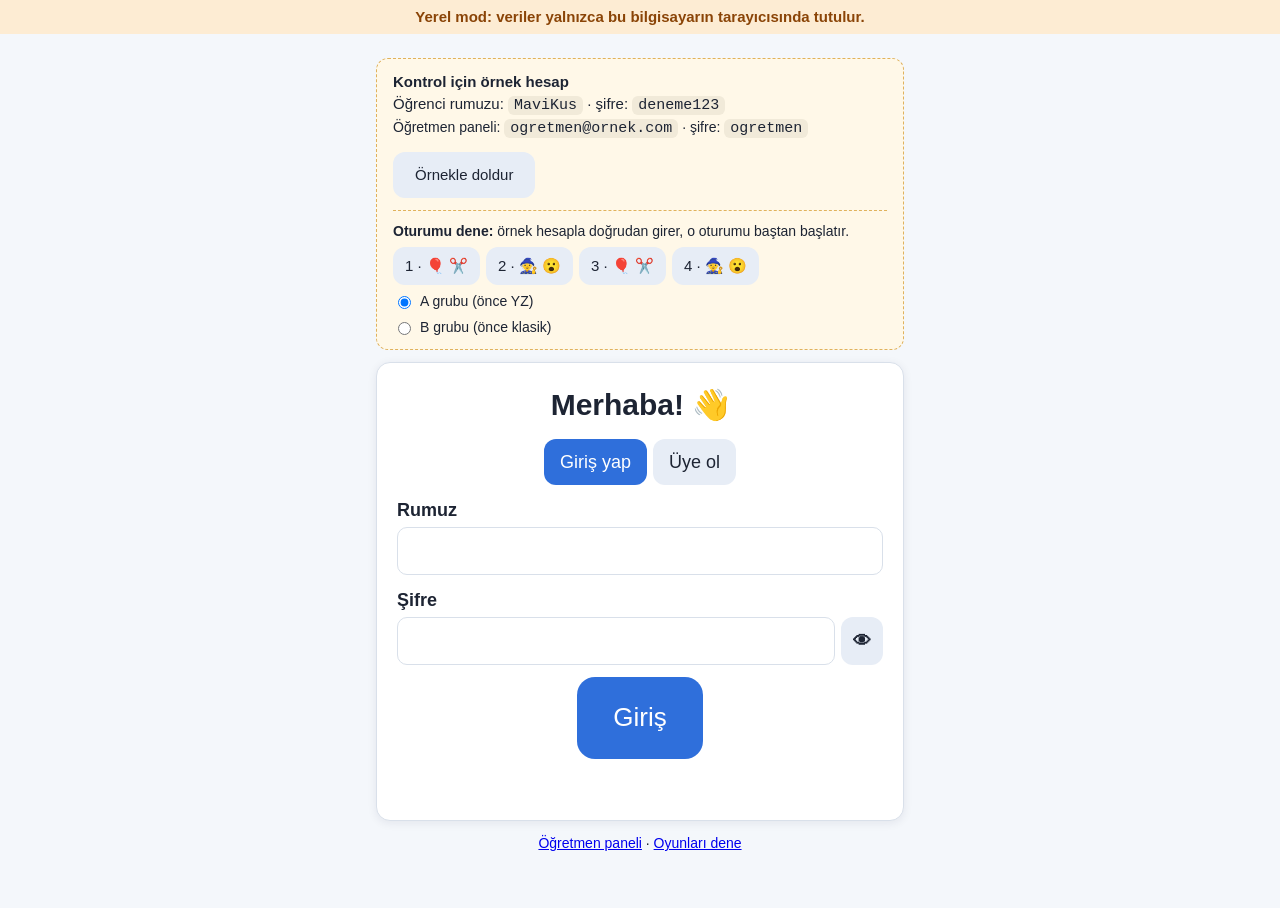
<file: index.html>
<!doctype html>
<html lang="tr">
<head>
  <meta charset="utf-8">
  <meta name="viewport" content="width=device-width, initial-scale=1">
  <title>Oyun Araştırması · Giriş</title>
  <link rel="stylesheet" href="css/stil.css">
</head>
<body>
  <div id="yerelSerit" class="deneme-seridi gizli">Yerel mod: veriler yalnızca bu bilgisayarın tarayıcısında tutulur.</div>
  <main class="sayfa dar">
    <div id="ornekKutu" class="ornek-kutu gizli">
      <div>
        <strong>Kontrol için örnek hesap</strong><br>
        Öğrenci rumuzu: <code id="ornekRumuz"></code> · şifre: <code id="ornekSifre"></code><br>
        <span class="kucuk">Öğretmen paneli: <code id="ornekEposta"></code> · şifre: <code>ogretmen</code></span>
      </div>
      <button class="ikincil" id="ornekDoldur">Örnekle doldur</button>
      <div id="oturumDene" class="oturum-dene gizli">
        <span class="kucuk"><strong>Oturumu dene:</strong> örnek hesapla doğrudan girer, o oturumu baştan başlatır.</span>
        <div class="oturum-dugmeler">
          <button class="ikincil" data-dene="1">1 · 🎈 ✂️</button>
          <button class="ikincil" data-dene="2">2 · 🧙 😮</button>
          <button class="ikincil" data-dene="3">3 · 🎈 ✂️</button>
          <button class="ikincil" data-dene="4">4 · 🧙 😮</button>
        </div>
        <label class="kucuk"><input type="radio" name="deneGrup" value="A" checked> A grubu (önce YZ)</label>
        <label class="kucuk"><input type="radio" name="deneGrup" value="B"> B grubu (önce klasik)</label>
      </div>
    </div>

    <div class="kutu">
      <h1 class="ortala">Merhaba! 👋</h1>
      <div class="sekmeler ortala-sekme" role="tablist">
        <button id="sekmeGiris" class="aktif" role="tab" aria-selected="true">Giriş yap</button>
        <button id="sekmeUye" role="tab" aria-selected="false">Üye ol</button>
      </div>

      <!-- Giriş -->
      <form id="formGiris" autocomplete="off" novalidate>
        <label class="alan">Rumuz
          <input id="gRumuz" maxlength="20" autocomplete="off" autocapitalize="off" spellcheck="false">
        </label>
        <label class="alan">Şifre
          <span class="sifre-kap">
            <input id="gSifre" type="password" maxlength="30" autocomplete="off">
            <button type="button" class="ikincil goster" data-goster="gSifre" aria-label="Şifreyi göster">👁</button>
          </span>
        </label>
        <p class="ortala"><button id="girisDugme" class="buyuk" type="submit">Giriş</button></p>
      </form>

      <!-- Üyelik -->
      <form id="formUye" class="gizli" autocomplete="off" novalidate>
        <div id="uyeKapali" class="uyari-kutu gizli">Üyelik şu an kapalı. Öğretmenine sor.</div>
        <div id="uyeAlanlari">
          <p class="bilgi-kutu">🔒 <strong>Gerçek adını, soyadını ya da okul numaranı yazma.</strong>
            Kendine bir rumuz (takma ad) uydur, örneğin <em>MaviKus</em> ya da <em>Roket7</em>. Rumuzunu ve şifreni unutmamak için bir kağıda yazıp sakla; dört oturumda da aynı rumuzla gireceksin.</p>
          <label class="alan">Rumuz
            <input id="uRumuz" maxlength="20" autocomplete="off" autocapitalize="off" spellcheck="false" aria-describedby="rumuzIpucu">
            <span class="kucuk soluk" id="rumuzIpucu">3-12 karakter, harf ve rakam. Girişte büyük-küçük harf fark etmez.</span>
          </label>
          <label class="alan">Okul düzeyin
            <select id="uSinif">
              <option value="">Seç…</option>
              <option>İlkokul</option>
              <option>Ortaokul</option>
              <option>Lise</option>
            </select>
          </label>
          <label class="alan">Şifre
            <span class="sifre-kap">
              <input id="uSifre" type="password" maxlength="30" autocomplete="new-password">
              <button type="button" class="ikincil goster" data-goster="uSifre" aria-label="Şifreyi göster">👁</button>
            </span>
            <span class="kucuk soluk">En az 6 karakter.</span>
          </label>
          <label class="alan">Şifre (tekrar)
            <input id="uSifre2" type="password" maxlength="30" autocomplete="new-password">
          </label>
          <label class="onay"><input type="checkbox" id="uOnay"> Rumuzum gerçek adımı ya da soyadımı içermiyor.</label>
          <p class="ortala"><button id="uyeDugme" class="buyuk" type="submit">Üye ol</button></p>
        </div>
      </form>

      <p class="hata ortala" id="hata" role="alert"></p>
    </div>
    <p class="ortala kucuk"><a href="panel.html">Öğretmen paneli</a> · <a href="oyunlar/dene.html">Oyunları dene</a></p>
  </main>

  <script type="module">
    import { AYARLAR } from "./js/ayarlar.js";
    import { Veri, rumuzKodu, rumuzHatasi, sifreHatasi, ORNEK_OGRENCI } from "./js/veri.js";

    const $ = (id) => document.getElementById(id);
    if (AYARLAR.mod === "yerel") $("yerelSerit").classList.remove("gizli");
    if (AYARLAR.ornekGirisGoster) {
      $("ornekRumuz").textContent = ORNEK_OGRENCI.rumuz;
      $("ornekSifre").textContent = ORNEK_OGRENCI.sifre;
      $("ornekEposta").textContent = AYARLAR.ogretmenEposta;
      $("ornekKutu").classList.remove("gizli");
    }

    await Veri.baslat();
    const k = await Veri.aktifKullanici();
    if (k && k.rol === "ogrenci") location.href = "ogrenci.html";

    function hata(m) { $("hata").textContent = m || ""; }

    function sekme(ad) {
      const giris = ad === "giris";
      $("sekmeGiris").classList.toggle("aktif", giris);
      $("sekmeUye").classList.toggle("aktif", !giris);
      $("sekmeGiris").setAttribute("aria-selected", giris);
      $("sekmeUye").setAttribute("aria-selected", !giris);
      $("formGiris").classList.toggle("gizli", !giris);
      $("formUye").classList.toggle("gizli", giris);
      hata("");
      if (!giris) uyelikKontrol();
      (giris ? $("gRumuz") : $("uRumuz")).focus();
    }
    $("sekmeGiris").onclick = () => sekme("giris");
    $("sekmeUye").onclick = () => sekme("uye");

    async function uyelikKontrol() {
      const u = await Veri.uyelikDurumu();
      $("uyeKapali").classList.toggle("gizli", !!u.acik);
      $("uyeAlanlari").classList.toggle("gizli", !u.acik);
    }

    document.querySelectorAll("[data-goster]").forEach((b) => {
      b.onclick = () => {
        const i = $(b.dataset.goster);
        i.type = i.type === "password" ? "text" : "password";
      };
    });

    // Yalnızca yerel modda ve örnek hesap gösterilirken: istenen oturumu deneme olarak açar,
    // örnek öğrencinin eski deneme kayıtlarını siler ve örnek hesapla giriş yapar.
    if (AYARLAR.mod === "yerel" && AYARLAR.ornekGirisGoster) {
      $("oturumDene").classList.remove("gizli");
      document.querySelectorAll("[data-dene]").forEach((b) => {
        b.onclick = async () => {
          const kod = rumuzKodu(ORNEK_OGRENCI.rumuz);
          const grup = document.querySelector('input[name="deneGrup"]:checked').value;
          await Veri.oturumAyarla({ no: Number(b.dataset.dene), acik: true, deneme: true });
          await Veri.kodunVerisiniSil(kod);
          await Veri.katilimciGuncelle(kod, { grup, durum: "aktif" });
          await Veri.ogrenciGiris(ORNEK_OGRENCI.rumuz, ORNEK_OGRENCI.sifre);
          location.href = "ogrenci.html";
        };
      });
    }

    $("ornekDoldur").onclick = () => {
      sekme("giris");
      $("gRumuz").value = ORNEK_OGRENCI.rumuz;
      $("gSifre").value = ORNEK_OGRENCI.sifre;
    };

    $("formGiris").onsubmit = async (e) => {
      e.preventDefault();
      hata("");
      const rumuz = $("gRumuz").value.trim();
      if (!rumuz || !$("gSifre").value) { hata("Rumuzunu ve şifreni yaz."); return; }
      $("girisDugme").disabled = true;
      try {
        await Veri.ogrenciGiris(rumuz, $("gSifre").value);
        location.href = "ogrenci.html";
      } catch (err) {
        hata(err.message);
        $("gSifre").value = "";
        $("girisDugme").disabled = false;
      }
    };

    $("formUye").onsubmit = async (e) => {
      e.preventDefault();
      hata("");
      const rumuz = $("uRumuz").value.trim();
      const sifre = $("uSifre").value;
      const sinif = $("uSinif").value;
      const h = rumuzHatasi(rumuz) || (!sinif && "Okul düzeyini seç.") || sifreHatasi(sifre)
        || (sifre !== $("uSifre2").value && "İki şifre aynı değil.")
        || (!$("uOnay").checked && "Rumuzunun gerçek adını içermediğini onayla.");
      if (h) { hata(h); return; }
      if (rumuzKodu(rumuz) === rumuzKodu(ORNEK_OGRENCI.rumuz)) { hata("Bu rumuz örnek hesaba ait. Başka bir rumuz seç."); return; }
      $("uyeDugme").disabled = true;
      try {
        await Veri.ogrenciUyeOl(rumuz, sifre, sinif);
        location.href = "ogrenci.html?yeni=1";
      } catch (err) {
        hata(err.message);
        $("uyeDugme").disabled = false;
      }
    };
  </script>
</body>
</html>
</file>
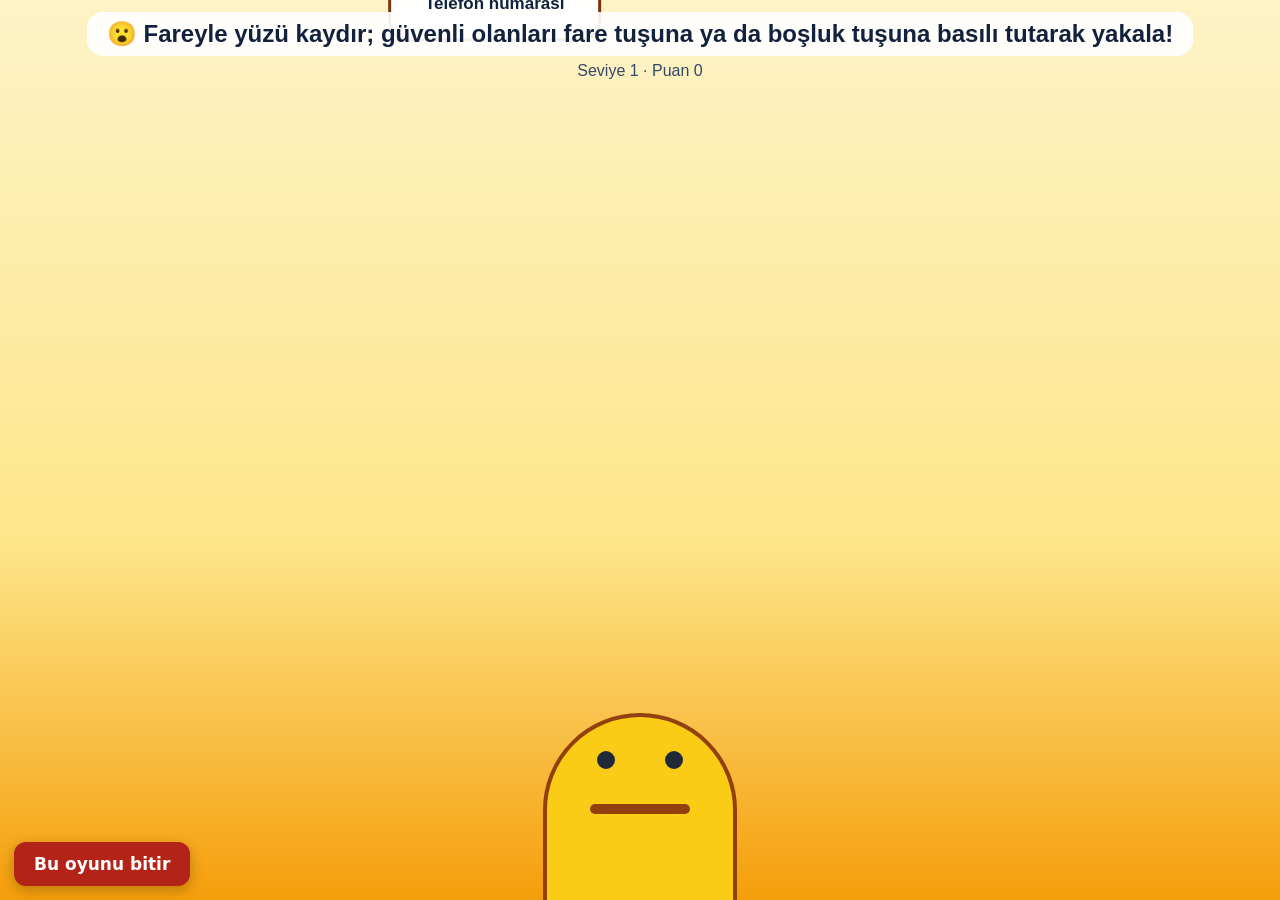
<file: oyunlar/agiz/index.html>
<!doctype html>
<html lang="tr">
<head>
  <meta charset="utf-8">
  <meta name="viewport" content="width=device-width, initial-scale=1">
  <title>Ağzınla Yakala</title>
  <style>
    * { box-sizing: border-box; }
    html, body { margin: 0; height: 100%; overflow: hidden; font-family: "Segoe UI", Arial, sans-serif; }
    body { background: linear-gradient(#fef3c7, #fde68a 60%, #f59e0b); user-select: none; }
    #sahne { position: absolute; inset: 0; width: 100%; height: 100%; z-index: 1; touch-action: none; }
    #ust { position: absolute; top: 0; left: 0; right: 0; padding: 12px 18px; text-align: center; z-index: 2; pointer-events: none; }
    #gorev { font-size: 24px; font-weight: 700; color: #12223d; background: rgba(255,255,255,.92); display: inline-block; padding: 8px 20px; border-radius: 16px; max-width: 92%; }
    #durum { font-size: 16px; color: #33476b; margin-top: 6px; }
  </style>
</head>
<body>
  <canvas id="sahne"></canvas>
  <div id="ust"><div id="gorev">😮 Güvenli olanları ağzınla yakala, zararlılarda ağzını kapalı tut!</div><div id="durum">Hazırlanıyor…</div></div>

  <script type="module">
    import { kayitHazirla, hareketsizlikIzleyici } from "../../js/kayit-istemci.js";
    import { havuz, seviyeYoneticisi, geriBildirim, kameraHazirla, satirlaraBol } from "../ortak/oyun-ortak.js";

    const Kayit = await kayitHazirla("agiz");
    const ayar = Kayit.ayar();
    const yz = ayar.versiyon === "yz";
    const hareket = hareketsizlikIzleyici(Kayit);
    const sv = seviyeYoneticisi(Kayit, ayar.baslangicSeviyesi);
    const sec = havuz(ayar.sorular);
    const YAKALA = { ad: "y", f: (s) => s.yakala };
    const KACIN = { ad: "k", f: (s) => !s.yakala };

    // Seviye: düşme süresi (sn) ve iki öğe arasındaki süre (sn).
    const SEVIYELER = { 1: { sure: 6.5, aralik: 3.4 }, 2: { sure: 5.4, aralik: 2.8 }, 3: { sure: 4.4, aralik: 2.3 } };
    const AGIZ_GENISLIK = 190;

    const tuval = document.getElementById("sahne");
    const ctx = tuval.getContext("2d");
    let G = 0; let Y = 0;
    function boyutla() {
      const o = window.devicePixelRatio || 1;
      G = window.innerWidth; Y = window.innerHeight;
      tuval.width = G * o; tuval.height = Y * o;
      ctx.setTransform(o, 0, 0, o, 0, 0);
    }
    boyutla();
    window.addEventListener("resize", boyutla);

    let durdu = false;
    let takip = null;
    let kameraIle = false;
    let oyuncuX = 0.5; // 0-1
    let agizAcik = false;
    const ogeler = [];
    const yazilar = [];
    let sonUretim = 0;
    let sira = 0;

    function durumYaz() { document.getElementById("durum").textContent = `Seviye ${sv.seviye} · Puan ${sv.puan}`; }
    function agizY() { return Y - 120; }

    function uret(t) {
      // Güvenli ve zararlı öğeler yaklaşık eşit sayıda gelir; aynı türden en fazla iki öğe art arda gelir.
      sira++;
      const s = sec(sv.seviye, Math.random() < 0.5 ? YAKALA : KACIN);
      const o = { s, x: G * (0.15 + Math.random() * 0.7), y: -60, dogum: t, sure: SEVIYELER[sv.seviye].sure * 1000, seviye: sv.seviye, bitti: false, en: 210, boy: 92 };
      ogeler.push(o);
      Kayit.olay("soru_geldi", { soruId: s.id, seviye: o.seviye });
    }

    function yaziEkle(x, y, metin, renk) { yazilar.push({ x, y, metin, renk, omur: 0 }); }

    function karar(o, secilen, t) {
      o.bitti = true;
      const sureMs = Math.round(t - o.dogum);
      const dogru = secilen === "yakala" ? !!o.s.yakala : !o.s.yakala;
      const eskiSeviye = sv.seviye;
      Kayit.olay("cevap", { soruId: o.s.id, secilen, dogru, sureMs, seviye: o.seviye });
      sv.sonuc(dogru);
      if (secilen === "yakala") {
        o.yutuldu = t;
        if (dogru) yaziEkle(o.x, agizY() - 60, `+${10 * eskiSeviye} 😋`, "#15803d");
        else geriBildirim(false, "Bunu yutmamalıydın! 🤢", o.s.bilgi, 2300);
      } else {
        o.sekti = t; o.vx = (o.x < oyuncuX * G ? -1 : 1) * 420; o.vy = -380;
        if (dogru) yaziEkle(o.x, agizY() - 60, `+${10 * eskiSeviye} Uzak durdun 👍`, "#15803d");
        else geriBildirim(false, "Bunu yakalamalıydın 🙁", o.s.bilgi, 2300);
      }
      durumYaz();
    }

    function ogeCiz(o, olcek = 1) {
      ctx.save();
      ctx.translate(o.x, o.y);
      ctx.scale(olcek, olcek);
      ctx.fillStyle = "rgba(255,255,255,.97)"; ctx.strokeStyle = "#78350f"; ctx.lineWidth = 3;
      ctx.beginPath(); ctx.roundRect(-o.en / 2, -o.boy / 2, o.en, o.boy, 20); ctx.fill(); ctx.stroke();
      ctx.textAlign = "center"; ctx.textBaseline = "middle";
      ctx.font = "32px 'Segoe UI Emoji', 'Noto Color Emoji', sans-serif";
      ctx.fillText(o.s.emoji || "", 0, -o.boy / 2 + 24);
      ctx.fillStyle = "#12223d"; ctx.font = "600 17px 'Segoe UI', Arial, sans-serif";
      const satirlar = satirlaraBol(ctx, o.s.metin, o.en - 20).slice(0, 2);
      satirlar.forEach((s, i) => ctx.fillText(s, 0, -o.boy / 2 + 56 + i * 20 - (satirlar.length - 1) * 4));
      ctx.restore();
    }

    function yuzCiz() {
      const x = oyuncuX * G; const y = agizY();
      ctx.save();
      ctx.fillStyle = "#facc15"; ctx.strokeStyle = "#92400e"; ctx.lineWidth = 4;
      ctx.beginPath(); ctx.arc(x, y + 30, 95, Math.PI, 0); ctx.lineTo(x + 95, y + 130); ctx.lineTo(x - 95, y + 130); ctx.closePath(); ctx.fill(); ctx.stroke();
      ctx.fillStyle = "#1f2937";
      ctx.beginPath(); ctx.arc(x - 34, y - 20, 9, 0, Math.PI * 2); ctx.arc(x + 34, y - 20, 9, 0, Math.PI * 2); ctx.fill();
      ctx.fillStyle = agizAcik ? "#7f1d1d" : "#92400e";
      ctx.beginPath();
      if (agizAcik) ctx.ellipse(x, y + 28, AGIZ_GENISLIK / 2 - 30, 36, 0, 0, Math.PI * 2);
      else ctx.roundRect(x - 50, y + 24, 100, 10, 5);
      ctx.fill();
      ctx.restore();
    }

    let onceki = 0;
    function kare(t) {
      if (durdu) return;
      const dt = Math.min(0.05, (t - (onceki || t)) / 1000);
      onceki = t;
      ctx.clearRect(0, 0, G, Y);
      const { aralik } = SEVIYELER[sv.seviye];
      if (t - sonUretim > aralik * 1000) { sonUretim = t; uret(t); }
      const ay = agizY();
      for (let i = ogeler.length - 1; i >= 0; i--) {
        const o = ogeler[i];
        if (o.yutuldu) {
          const g = (t - o.yutuldu) / 300;
          if (g >= 1) { ogeler.splice(i, 1); continue; }
          o.x += (oyuncuX * G - o.x) * 0.3; o.y += (ay + 28 - o.y) * 0.3;
          ogeCiz(o, 1 - g);
          continue;
        }
        if (o.sekti) {
          o.vy += 1400 * dt; o.x += o.vx * dt; o.y += o.vy * dt;
          if (o.y > Y + 100 || o.x < -200 || o.x > G + 200) { ogeler.splice(i, 1); continue; }
          ctx.globalAlpha = 0.7; ogeCiz(o); ctx.globalAlpha = 1;
          continue;
        }
        o.y = -60 + ((t - o.dogum) / o.sure) * (ay + 60);
        // Ağız hizasına gelince karar: ağız açıksa yakalanır, kapalıysa geri seker.
        if (!o.bitti && o.y + o.boy / 2 >= ay && Math.abs(o.x - oyuncuX * G) < AGIZ_GENISLIK / 2 + o.en / 4) {
          karar(o, agizAcik ? "yakala" : "kapat", t);
          if (o.sekti || o.yutuldu) { ogeCiz(o); continue; }
        }
        if (o.y - o.boy / 2 > Y) {
          ogeler.splice(i, 1);
          const sureMs = Math.round(t - o.dogum);
          if (o.s.yakala) {
            Kayit.olay("kacirildi", { soruId: o.s.id, seviye: o.seviye, sureMs });
            sv.sonuc(false);
            geriBildirim(false, "Güvenli olanı kaçırdın! 💨", `${o.s.metin}: ${o.s.bilgi}`, 2200);
          } else {
            Kayit.olay("gecti", { soruId: o.s.id, seviye: o.seviye, dogru: true });
          }
          durumYaz();
          continue;
        }
        ogeCiz(o);
      }
      yuzCiz();
      for (let i = yazilar.length - 1; i >= 0; i--) {
        const y = yazilar[i];
        y.omur += dt;
        if (y.omur > 1) { yazilar.splice(i, 1); continue; }
        ctx.globalAlpha = 1 - y.omur;
        ctx.fillStyle = y.renk; ctx.font = "800 28px 'Segoe UI', Arial, sans-serif"; ctx.textAlign = "center";
        ctx.fillText(y.metin, y.x, y.y - y.omur * 50);
        ctx.globalAlpha = 1;
      }
      requestAnimationFrame(kare);
    }

    // ------------------------------------------------------------ kontrol

    if (yz) {
      const { yuzTakibiBaslat } = await import("../ortak/yuz-takibi.js");
      takip = await kameraHazirla({
        Kayit,
        baslat: yuzTakibiBaslat,
        varMi: (d) => d.yuzVar,
        konum: (d) => ({ x: d.x, y: 0.75, kapali: d.agizAcik }),
        ilkMesaj: "🙂 Yüzünü kameraya göster.",
        yokMesaj: "🙂 Yüzünü kameraya göster",
        ipucu: "Başını sağa sola çevirerek yüzü hareket ettirirsin, ağzını açınca yakalarsın. Yüz tanıma yapılmaz; yalnızca ağzın açık mı diye bakılır.",
        adimlar: [
          { mesaj: "Yüzünü kameraya göster 🙂", tamam: (d) => d.yuzVar },
          { mesaj: "Şimdi ağzını kocaman aç 😮", tamam: (d) => d.agizAcik },
          { mesaj: "Şimdi ağzını kapat 😐", tamam: (d) => !d.agizAcik },
        ],
        hareketVar: () => hareket.hareketVar(),
      });
      if (takip) {
        kameraIle = true;
        takip.dinle((d) => {
          if (durdu || !d.yuzVar) return;
          oyuncuX = d.x;
          agizAcik = d.agizAcik;
        });
        document.getElementById("gorev").textContent = "😮 Başınla yüzü kaydır, güvenli olanları ağzını açarak yakala!";
      }
    }
    if (!kameraIle) {
      // Klasik sürüm: fareyle sağa sola, fare tuşu ya da boşluk tuşu basılıyken ağız açık.
      tuval.addEventListener("pointermove", (e) => { hareket.hareketVar(); oyuncuX = Math.min(1, Math.max(0, e.clientX / G)); });
      tuval.addEventListener("pointerdown", () => { agizAcik = true; hareket.hareketVar(); });
      window.addEventListener("pointerup", () => { agizAcik = false; });
      window.addEventListener("keydown", (e) => {
        if (e.code === "Space") { e.preventDefault(); agizAcik = true; hareket.hareketVar(); }
        if (e.code === "ArrowLeft") { oyuncuX = Math.max(0, oyuncuX - 0.04); hareket.hareketVar(); }
        if (e.code === "ArrowRight") { oyuncuX = Math.min(1, oyuncuX + 0.04); hareket.hareketVar(); }
      });
      window.addEventListener("keyup", (e) => { if (e.code === "Space") agizAcik = false; });
      document.getElementById("gorev").textContent = "😮 Fareyle yüzü kaydır; güvenli olanları fare tuşuna ya da boşluk tuşuna basılı tutarak yakala!";
    }

    window.oyunDurdur = () => {
      durdu = true;
      hareket.bitir();
      if (takip) takip.durdur();
      Kayit.bitir({ neden: "site_durdurdu", puan: sv.puan, sonSeviye: sv.seviye });
    };

    durumYaz();
    Kayit.olay("kalibrasyon_bitti", {});
    requestAnimationFrame((t) => { sonUretim = t - SEVIYELER[sv.seviye].aralik * 1000 + 600; kare(t); });
  </script>
</body>
</html>
</file>
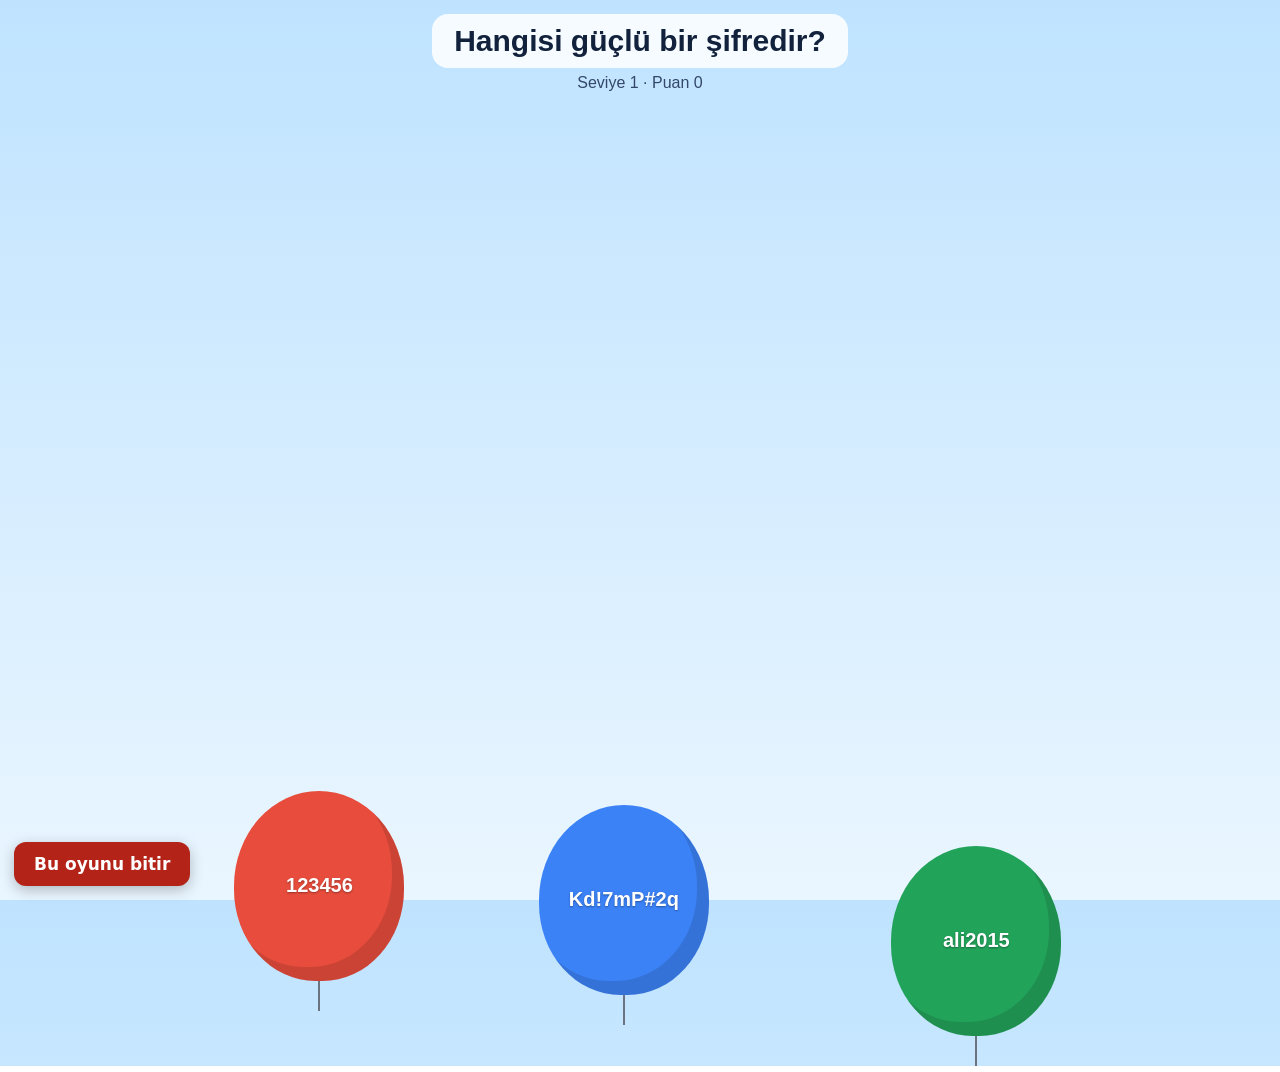
<file: oyunlar/balon/index.html>
<!doctype html>
<html lang="tr">
<head>
  <meta charset="utf-8">
  <meta name="viewport" content="width=device-width, initial-scale=1">
  <title>Balon oyunu</title>
  <style>
    * { box-sizing: border-box; }
    html, body { margin: 0; height: 100%; overflow: hidden; font-family: "Segoe UI", Arial, sans-serif; }
    body { background: linear-gradient(#bfe3ff, #eaf6ff); user-select: none; }
    #ust { position: absolute; top: 0; left: 0; right: 0; padding: 14px 18px; text-align: center; z-index: 2; }
    #soru { font-size: 30px; font-weight: 700; color: #12223d; background: rgba(255,255,255,.85); display: inline-block; padding: 10px 22px; border-radius: 16px; }
    #durum { font-size: 16px; color: #33476b; margin-top: 6px; }
    .balon { position: absolute; width: 170px; height: 210px; cursor: pointer; transform: translateX(-50%); }
    .balon .govde { width: 170px; height: 190px; border-radius: 50% 50% 48% 48%; display: flex; align-items: center; justify-content: center;
      text-align: center; padding: 18px; font-size: 20px; font-weight: 600; color: #fff; text-shadow: 0 1px 2px rgba(0,0,0,.35); box-shadow: inset -12px -14px 0 rgba(0,0,0,.12); }
    .balon .ip { width: 2px; height: 30px; background: #6b7280; margin: 0 auto; }
    .balon.patladi { pointer-events: none; animation: patla .25s forwards; }
    @keyframes patla { to { transform: translateX(-50%) scale(1.5); opacity: 0; } }
    #geri { position: absolute; left: 50%; top: 45%; transform: translate(-50%, -50%); font-size: 26px; font-weight: 700; padding: 18px 28px;
      border-radius: 18px; background: #fff; box-shadow: 0 4px 18px rgba(0,0,0,.15); max-width: 80%; text-align: center; z-index: 3; }
    #geri.dogru { color: #1f8a4c; } #geri.yanlis { color: #b42318; }
    #geri small { display: block; font-size: 18px; font-weight: 400; color: #334; margin-top: 8px; }
    #kalibrasyon { position: absolute; inset: 0; background: rgba(15,23,42,.85); color: #fff; display: flex; flex-direction: column;
      align-items: center; justify-content: center; z-index: 5; font-size: 22px; text-align: center; padding: 20px; }
    #kalibrasyon button { font-size: 22px; padding: 14px 28px; border: 0; border-radius: 14px; background: #2f6fdb; color: #fff; cursor: pointer; margin-top: 16px; }
    #kamera { position: absolute; inset: 0; width: 100%; height: 100%; object-fit: cover; opacity: .22; z-index: 0; pointer-events: none; }
    #imlec { position: absolute; width: 46px; height: 46px; margin: -23px 0 0 -23px; border-radius: 50%; border: 5px solid #f59e0b;
      background: rgba(255,255,255,.35); z-index: 4; pointer-events: none; transition: transform .08s; }
    #imlec.kapali { background: #f59e0b; transform: scale(.7); }
    #elYok { position: absolute; left: 50%; bottom: 40px; transform: translateX(-50%); background: #fff; color: #b42318; font-weight: 700;
      padding: 10px 18px; border-radius: 14px; z-index: 4; font-size: 20px; }
    #kalVideo { width: 420px; max-width: 80vw; border-radius: 16px; background: #000; margin: 10px 0; }
    #kalDurum { font-size: 26px; font-weight: 700; min-height: 1.4em; }
    .kucuk { font-size: 15px; opacity: .8; }
    body.ayna #kamera, body.ayna #kalVideo { transform: scaleX(-1); }
    #yonCevir { position: absolute; right: 12px; bottom: 12px; z-index: 6; font-size: 16px; padding: 8px 14px; border: 0; border-radius: 12px;
      background: rgba(255,255,255,.9); color: #1e293b; cursor: pointer; box-shadow: 0 2px 8px rgba(0,0,0,.2); }
    #kalibrasyon #yonCevirKal { background: #475569; font-size: 18px; padding: 10px 20px; }
    .gizli { display: none !important; }
  </style>
</head>
<body>
  <video id="kamera" class="gizli" muted playsinline></video>
  <div id="imlec" class="gizli"></div>
  <button id="yonCevir" class="gizli" title="İmleç elinin ters yönüne gidiyorsa bas">↔ Yönü çevir</button>
  <div id="elYok" class="gizli">✋ Elini kameraya göster</div>
  <div id="ust"><div id="soru">Hazırlanıyor…</div><div id="durum"></div></div>
  <div id="alan"></div>
  <div id="geri" class="gizli"></div>
  <div id="kalibrasyon" class="gizli">
    <p id="kalBaslik">📷 Kamera açılıyor… Tarayıcı izin isterse "İzin ver"e bas.</p>
    <video id="kalVideo" muted playsinline></video>
    <p id="kalDurum"></p>
    <p class="kucuk">Elini sağa götürdüğünde turuncu daire de sağa gitmeli. Ters gidiyorsa alttaki düğmeye bas.</p>
    <button id="yonCevirKal" class="gizli">↔ Sağ-sol ters, düzelt</button>
    <p class="kucuk">Görüntün kaydedilmez ve hiçbir yere gönderilmez.</p>
    <button id="kalibrasyonTamam" class="gizli">Fareyle devam et</button>
  </div>

  <script type="module">
    import { kayitHazirla, hareketsizlikIzleyici } from "../../js/kayit-istemci.js";

    const Kayit = await kayitHazirla("balon");
    const ayar = Kayit.ayar();
    const $ = (id) => document.getElementById(id);
    // Hareketsizlik: klasik sürümde fare hareketi, YZ sürümünde el konumunun değişmesi sayılır.
    const hareket = hareketsizlikIzleyici(Kayit);
    const yz = ayar.versiyon === "yz";
    let elIle = false; // kamera açıldıysa true; açılamazsa YZ sürümü fareye düşer ve bu kaydedilir
    let el = null;

    // Seviye ayarları: kaç saniyede yukarı çıkar, en fazla kaç balon.
    const SEVIYELER = { 1: { sure: 9 }, 2: { sure: 7 }, 3: { sure: 6 } };
    const RENKLER = ["#e74c3c", "#3b82f6", "#22a35a", "#f59e0b"];
    let seviye = Math.min(3, Math.max(1, ayar.baslangicSeviyesi || 1));
    let puan = 0;
    let artArdaDogru = 0;
    let artArdaYanlis = 0;
    let durdu = false;
    let animasyon = null;
    const havuzlar = {};

    function karistir(a) {
      a = a.slice();
      for (let i = a.length - 1; i > 0; i--) { const j = Math.floor(Math.random() * (i + 1)); [a[i], a[j]] = [a[j], a[i]]; }
      return a;
    }

    // Aynı soru, o seviyedeki bütün sorular sorulmadan tekrar gelmez.
    function soruSec() {
      if (!havuzlar[seviye] || !havuzlar[seviye].length) {
        let l = ayar.sorular.filter((s) => s.seviye === seviye);
        if (!l.length) l = ayar.sorular;
        havuzlar[seviye] = karistir(l);
      }
      return havuzlar[seviye].pop();
    }

    function durumYaz() {
      $("durum").textContent = `Seviye ${seviye} · Puan ${puan}`;
    }

    function seviyeDegistir(yeni) {
      if (yeni === seviye || yeni < 1 || yeni > 3) return;
      Kayit.olay("seviye_degisti", { eskiSeviye: seviye, yeniSeviye: yeni });
      seviye = yeni;
      artArdaDogru = 0;
      artArdaYanlis = 0;
    }

    function geriBildirim(dogru, metin, bilgi) {
      const g = $("geri");
      g.className = dogru ? "dogru" : "yanlis";
      g.innerHTML = `${metin}${bilgi ? `<small>${bilgi}</small>` : ""}`;
      return new Promise((r) => setTimeout(() => { g.className = "gizli"; r(); }, 1800));
    }

    async function tur() {
      if (durdu) return;
      durumYaz();
      const s = soruSec();
      $("soru").textContent = s.soru;
      const secenekler = karistir(Object.entries(s.secenekler));
      const sure = SEVIYELER[seviye].sure * 1000;
      const alan = $("alan");
      alan.innerHTML = "";
      const genislik = window.innerWidth;
      const yukseklik = window.innerHeight;
      const baslama = performance.now();
      Kayit.olay("soru_geldi", { soruId: s.id, seviye });

      const balonlar = secenekler.map(([harf, metin], i) => {
        const b = document.createElement("div");
        b.className = "balon";
        b.innerHTML = `<div class="govde" style="background:${RENKLER[i % 4]}">${metin}</div><div class="ip"></div>`;
        b.style.left = `${((i + 1) / (secenekler.length + 1)) * 100}%`;
        b.dataset.harf = harf;
        b.gecikme = Math.random() * 600;
        alan.appendChild(b);
        return b;
      });

      const sonuc = await new Promise((coz) => {
        balonlar.forEach((b) => {
          // YZ sürümünde balonlar yalnızca elle patlar; karşılaştırmanın adil olması için fare tıklaması sayılmaz.
          b.onclick = () => { if (!elIle) coz({ harf: b.dataset.harf, balon: b }); };
          b.elIlePatlat = () => coz({ harf: b.dataset.harf, balon: b });
        });
        function ciz(t) {
          if (durdu) { coz(null); return; }
          let gorunen = 0;
          for (const b of balonlar) {
            const ilerleme = Math.max(0, (t - baslama - b.gecikme) / sure);
            const y = yukseklik + 20 - ilerleme * (yukseklik + 260);
            b.style.top = `${y}px`;
            b.style.marginLeft = `${Math.sin((t + b.gecikme * 7) / 700) * 18}px`;
            if (y > -230) gorunen++;
          }
          if (!gorunen) { coz({ harf: null }); return; }
          animasyon = requestAnimationFrame(ciz);
        }
        animasyon = requestAnimationFrame(ciz);
      });
      cancelAnimationFrame(animasyon);
      if (!sonuc || durdu) return;

      const sureMs = Math.round(performance.now() - baslama);
      if (sonuc.harf === null) {
        Kayit.olay("kacirildi", { soruId: s.id, seviye, sureMs });
        artArdaYanlis++; artArdaDogru = 0;
        await geriBildirim(false, "Balonlar kaçtı! ⏫", `Doğru cevap: ${s.dogru.map((d) => s.secenekler[d]).join(", ")}`);
      } else {
        sonuc.balon.classList.add("patladi");
        const dogru = s.dogru.includes(sonuc.harf);
        Kayit.olay("cevap", { soruId: s.id, secilen: sonuc.harf, dogru, sureMs, seviye });
        if (dogru) { puan += 10 * seviye; artArdaDogru++; artArdaYanlis = 0; }
        else { artArdaYanlis++; artArdaDogru = 0; }
        await geriBildirim(dogru, dogru ? "Doğru! 🎉" : "Olmadı 🙁", s.bilgi);
      }
      if (artArdaDogru >= 3) seviyeDegistir(seviye + 1);
      if (artArdaYanlis >= 2) seviyeDegistir(seviye - 1);
      tur();
    }

    window.oyunDurdur = () => {
      durdu = true;
      hareket.bitir();
      elKayboluBitir();
      if (el) el.durdur();
      cancelAnimationFrame(animasyon);
      Kayit.bitir({ neden: "site_durdurdu", puan, sonSeviye: seviye });
    };

    // ------------------------------------------------------------ el ile oynama (YZ sürümü)

    let elYokBaslangic = null; // el görünmez olduğundan beri geçen süre (algılama sorunu için)
    function elKayboluBitir() {
      if (elYokBaslangic != null) {
        const gecen = performance.now() - elYokBaslangic;
        if (gecen >= 5000) Kayit.olay("algilama_sorunu", { sureMs: Math.round(gecen) });
        elYokBaslangic = null;
      }
    }

    // Kamera yönü: varsayılan aynasız (görüntü ve imleç kameranın gördüğü gibi). Bazı kameralar görüntüyü
    // kendiliğinden ters verir; o bilgisayarda "Yönü çevir" düğmesine bir kez basılır ve seçim hatırlanır.
    function aynaOku() { try { return localStorage.getItem("kameraAyna") === "1"; } catch (e) { return false; } }
    function aynaUygula(v) {
      document.body.classList.toggle("ayna", v);
      if (el) el.aynaAyarla(v);
      try { localStorage.setItem("kameraAyna", v ? "1" : "0"); } catch (e) { /* tarayıcı izin vermezse yalnızca bu oyun için geçerli */ }
    }
    function yonCevir() {
      const v = !document.body.classList.contains("ayna");
      aynaUygula(v);
      Kayit.olay("kamera_yonu", { ayna: v });
    }

    async function kalibrasyon() {
      $("kalibrasyon").classList.remove("gizli");
      try {
        const { elTakibiBaslat } = await import("../ortak/el-takibi.js");
        el = await elTakibiBaslat({ video: $("kalVideo"), ayna: aynaOku() });
        aynaUygula(aynaOku());
      } catch (e) {
        Kayit.olay("algilama_sorunu", { tur: "kamera_acilamadi", hata: String(e && e.name || e).slice(0, 80) });
        $("kalBaslik").textContent = "Kamera açılamadı. Öğretmenine haber ver.";
        $("kalibrasyonTamam").classList.remove("gizli");
        await new Promise((r) => { $("kalibrasyonTamam").onclick = r; });
        Kayit.olay("yedek_fare", {});
        $("kalibrasyon").classList.add("gizli");
        return;
      }
      $("kalBaslik").textContent = "🖐️ Elini kameraya göster.";
      $("yonCevirKal").classList.remove("gizli");
      $("yonCevirKal").onclick = yonCevir;
      $("yonCevir").onclick = yonCevir;
      // Kalibrasyon sırasında da imleç görünür; öğrenci yönün doğru olduğunu görebilir.
      $("imlec").style.zIndex = 7;
      const kalImlec = (d) => {
        if (!d.elVar) { $("imlec").classList.add("gizli"); return; }
        $("imlec").classList.remove("gizli");
        $("imlec").style.left = d.x * window.innerWidth + "px";
        $("imlec").style.top = d.y * window.innerHeight + "px";
        $("imlec").classList.toggle("kapali", d.pinch);
      };
      el.dinle((d) => { if (!elIle) kalImlec(d); });
      // Kalibrasyon: önce el görünsün, sonra bir kez pinch yapılsın.
      await new Promise((bitti) => {
        let asama = 0;
        el.dinle((d) => {
          if (asama === 0 && d.elVar) { asama = 1; $("kalDurum").textContent = "Şimdi başparmağınla işaret parmağını birleştir 👌"; }
          else if (asama === 1 && !d.elVar) { $("kalDurum").textContent = "Elini göremiyorum, biraz geri çek."; asama = 0; }
          else if (asama === 1 && d.pinch) { asama = 2; $("kalDurum").textContent = "Harika! Oyun başlıyor…"; setTimeout(bitti, 900); }
        });
      });
      elIle = true;
      $("imlec").style.zIndex = "";
      $("kalibrasyon").classList.add("gizli");
      $("yonCevir").classList.remove("gizli");
      // Oyun sırasında kamera görüntüsü soluk bir arka plan olarak görünür.
      const v = $("kamera");
      v.srcObject = $("kalVideo").srcObject;
      v.classList.remove("gizli");
      v.play().catch(() => {});
      $("imlec").classList.remove("gizli");
      let oncekiPinch = false; let sonX = 0.5; let sonY = 0.5;
      el.dinle((d) => {
        if (durdu) return;
        if (!d.elVar) {
          if (elYokBaslangic == null) elYokBaslangic = performance.now();
          if (performance.now() - elYokBaslangic > 1500) $("elYok").classList.remove("gizli");
          $("imlec").classList.add("gizli");
          oncekiPinch = false;
          return;
        }
        elKayboluBitir();
        $("elYok").classList.add("gizli");
        $("imlec").classList.remove("gizli");
        const px = d.x * window.innerWidth; const py = d.y * window.innerHeight;
        $("imlec").style.left = px + "px";
        $("imlec").style.top = py + "px";
        $("imlec").classList.toggle("kapali", d.pinch);
        if (Math.abs(d.x - sonX) > 0.02 || Math.abs(d.y - sonY) > 0.02) { hareket.hareketVar(); sonX = d.x; sonY = d.y; }
        // Parmaklar birleştiği anda imlecin altındaki balon patlar.
        if (d.pinch && !oncekiPinch) {
          const hedef = document.elementFromPoint(px, py);
          const balon = hedef && hedef.closest(".balon");
          if (balon && balon.elIlePatlat) balon.elIlePatlat();
          else Kayit.olay("bos_pinch", {});
        }
        oncekiPinch = d.pinch;
      });
    }

    if (yz) await kalibrasyon();
    if (!elIle) document.addEventListener("pointermove", () => hareket.hareketVar());
    Kayit.olay("kalibrasyon_bitti", {});
    tur();
  </script>
</body>
</html>
</file>
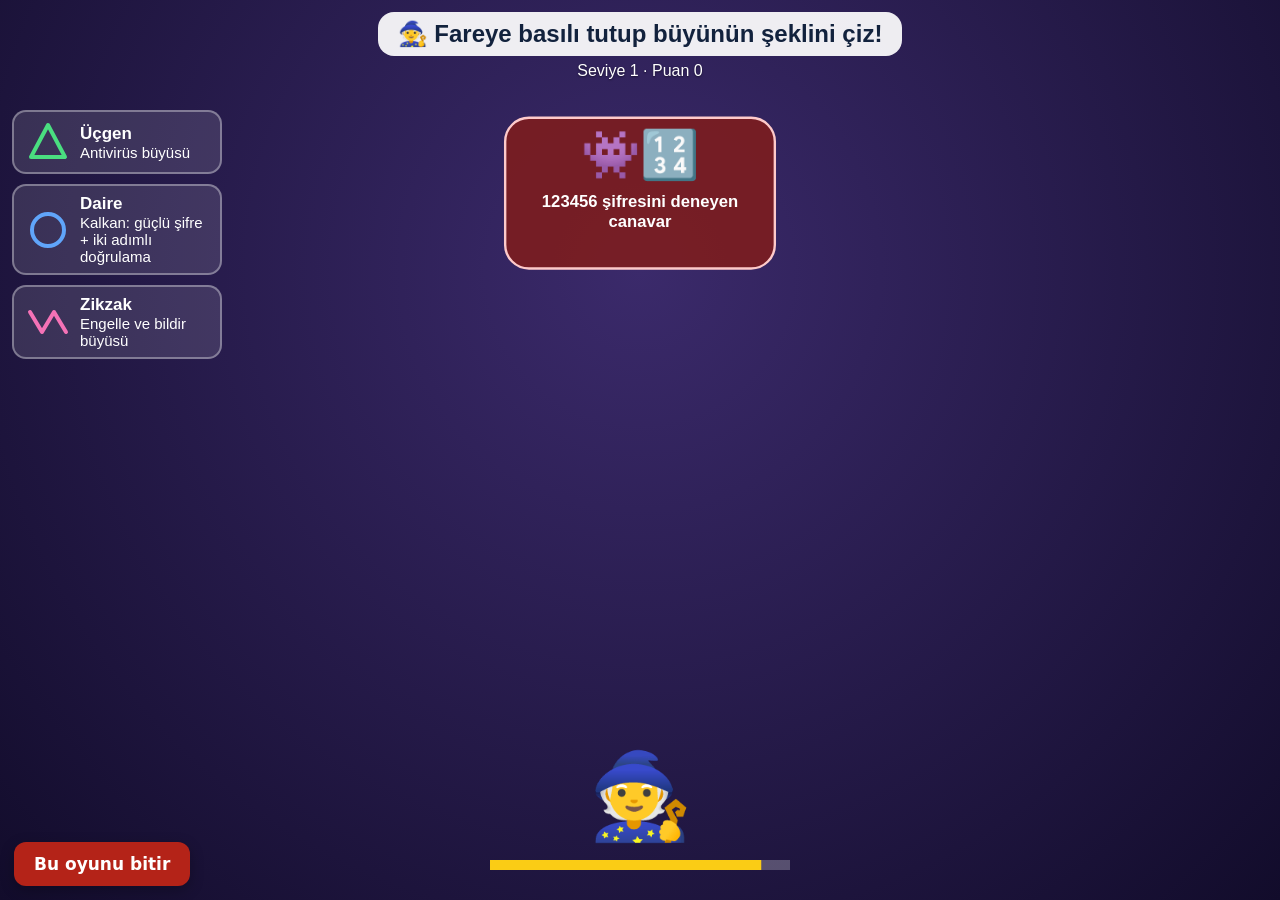
<file: oyunlar/buyucu/index.html>
<!doctype html>
<html lang="tr">
<head>
  <meta charset="utf-8">
  <meta name="viewport" content="width=device-width, initial-scale=1">
  <title>Büyücü Düellosu</title>
  <style>
    * { box-sizing: border-box; }
    html, body { margin: 0; height: 100%; overflow: hidden; font-family: "Segoe UI", Arial, sans-serif; }
    body { background: radial-gradient(circle at 50% 30%, #3b2a6b, #120c2b); user-select: none; color: #fff; }
    body.klasik { cursor: crosshair; }
    #sahne { position: absolute; inset: 0; width: 100%; height: 100%; z-index: 1; touch-action: none; }
    #ust { position: absolute; top: 0; left: 0; right: 0; padding: 12px 18px; text-align: center; z-index: 2; pointer-events: none; }
    #gorev { font-size: 24px; font-weight: 700; color: #12223d; background: rgba(255,255,255,.92); display: inline-block; padding: 8px 20px; border-radius: 16px; }
    #durum { font-size: 16px; margin-top: 6px; text-shadow: 0 1px 2px rgba(0,0,0,.5); }
    #buyuler { position: absolute; left: 12px; top: 110px; z-index: 2; display: flex; flex-direction: column; gap: 10px; pointer-events: none; }
    @media (max-width: 900px) { #buyuler { top: auto; bottom: 12px; flex-direction: row; } .buyu { width: auto; } }
    .buyu { background: rgba(255,255,255,.12); border: 2px solid rgba(255,255,255,.35); border-radius: 14px; padding: 8px 12px; width: 210px; font-size: 15px; display: flex; gap: 10px; align-items: center; }
    .buyu svg { flex: 0 0 auto; }
    .buyu b { display: block; font-size: 17px; }
    #mesaj { position: absolute; left: 50%; top: 58%; transform: translateX(-50%); z-index: 3; font-size: 22px; font-weight: 700; background: rgba(0,0,0,.55); padding: 8px 16px; border-radius: 12px; pointer-events: none; }
    .gizli { display: none !important; }
  </style>
</head>
<body>
  <canvas id="sahne"></canvas>
  <div id="ust"><div id="gorev">🧙 Canavara doğru büyünün şeklini çiz!</div><div id="durum">Hazırlanıyor…</div></div>
  <div id="mesaj" class="gizli"></div>
  <div id="buyuler">
    <div class="buyu"><svg width="44" height="44" viewBox="0 0 44 44"><path d="M22 5 L39 37 L5 37 Z" fill="none" stroke="#4ade80" stroke-width="4" stroke-linejoin="round"/></svg>
      <div><b>Üçgen</b>Antivirüs büyüsü</div></div>
    <div class="buyu"><svg width="44" height="44" viewBox="0 0 44 44"><circle cx="22" cy="22" r="16" fill="none" stroke="#60a5fa" stroke-width="4"/></svg>
      <div><b>Daire</b>Kalkan: güçlü şifre + iki adımlı doğrulama</div></div>
    <div class="buyu"><svg width="44" height="44" viewBox="0 0 44 44"><path d="M4 12 L16 32 L28 12 L40 32" fill="none" stroke="#f472b6" stroke-width="4" stroke-linejoin="round" stroke-linecap="round"/></svg>
      <div><b>Zikzak</b>Engelle ve bildir büyüsü</div></div>
  </div>

  <script type="module">
    import { kayitHazirla, hareketsizlikIzleyici } from "../../js/kayit-istemci.js";
    import { havuz, seviyeYoneticisi, geriBildirim, kameraHazirla, satirlaraBol } from "../ortak/oyun-ortak.js";

    const Kayit = await kayitHazirla("buyucu");
    const ayar = Kayit.ayar();
    const yz = ayar.versiyon === "yz";
    const hareket = hareketsizlikIzleyici(Kayit);
    const sv = seviyeYoneticisi(Kayit, ayar.baslangicSeviyesi);
    const sec = havuz(ayar.sorular);

    const BUYULER = {
      antivirus: { ad: "Antivirüs büyüsü", sekil: "üçgen", renk: "#4ade80" },
      kalkan: { ad: "Kalkan büyüsü", sekil: "daire", renk: "#60a5fa" },
      engelle: { ad: "Engelle ve bildir büyüsü", sekil: "zikzak", renk: "#f472b6" },
    };
    const SEKIL_BUYU = { ucgen: "antivirus", daire: "kalkan", zikzak: "engelle" };
    // Seviye: canavarın oyuncuya ulaşma süresi (sn).
    const SEVIYELER = { 1: { sure: 11 }, 2: { sure: 9 }, 3: { sure: 7.5 } };

    const tuval = document.getElementById("sahne");
    const ctx = tuval.getContext("2d");
    let G = 0; let Y = 0;
    function boyutla() {
      const o = window.devicePixelRatio || 1;
      G = window.innerWidth; Y = window.innerHeight;
      tuval.width = G * o; tuval.height = Y * o;
      ctx.setTransform(o, 0, 0, o, 0, 0);
    }
    boyutla();
    window.addEventListener("resize", boyutla);

    let durdu = false;
    let el = null;
    let elIle = false;
    let canavar = null; // { s, dogum, sure, seviye, durum: "geliyor" | "bitti" }
    let cizgi = null; // çizilmekte olan şekil: [{x,y}]
    let buyuEfekt = null; // { tur, t0, hedef, dogru }
    let imlec = null;
    let mesajZaman = null;

    function durumYaz() { document.getElementById("durum").textContent = `Seviye ${sv.seviye} · Puan ${sv.puan}`; }
    function mesaj(m, ms = 1400) {
      const d = document.getElementById("mesaj");
      d.textContent = m; d.classList.remove("gizli");
      clearTimeout(mesajZaman);
      mesajZaman = setTimeout(() => d.classList.add("gizli"), ms);
    }

    // ------------------------------------------------------------ şekil tanıma
    // Çizilen yol eşit aralıklı 64 noktaya indirgenir ve hafifçe yumuşatılır; keskin dönüşler (köşeler)
    // ve yol boyunca toplam dönüş hesaplanır.
    // Yaklaşık bir tur dönen köşesiz yuvarlak yol → daire, kapalıya yakın ve 2-4 köşeli → üçgen,
    // yönü değişen köşeli → zikzak.

    function yenidenOrnekle(n, N = 48) {
      let uzunluk = 0;
      for (let i = 1; i < n.length; i++) uzunluk += Math.hypot(n[i].x - n[i - 1].x, n[i].y - n[i - 1].y);
      const aralik = uzunluk / (N - 1);
      const sonuc = [{ ...n[0] }];
      let birikim = 0;
      const p = n.map((q) => ({ ...q }));
      for (let i = 1; i < p.length; i++) {
        const d = Math.hypot(p[i].x - p[i - 1].x, p[i].y - p[i - 1].y);
        if (birikim + d >= aralik && d > 0) {
          const k = (aralik - birikim) / d;
          const q = { x: p[i - 1].x + k * (p[i].x - p[i - 1].x), y: p[i - 1].y + k * (p[i].y - p[i - 1].y) };
          sonuc.push(q); p.splice(i, 0, q); birikim = 0;
        } else birikim += d;
      }
      while (sonuc.length < N) sonuc.push({ ...n[n.length - 1] });
      return { noktalar: sonuc.slice(0, N), uzunluk };
    }

    function yumusat(n, yaricap) {
      return n.map((q, i) => {
        if (i < yaricap || i > n.length - 1 - yaricap) return q;
        let x = 0; let y = 0;
        for (let j = -yaricap; j <= yaricap; j++) { x += n[i + j].x; y += n[i + j].y; }
        return { x: x / (2 * yaricap + 1), y: y / (2 * yaricap + 1) };
      });
    }

    function aciFarki(d) {
      while (d > Math.PI) d -= 2 * Math.PI;
      while (d < -Math.PI) d += 2 * Math.PI;
      return d;
    }

    // Her noktada, 3 nokta önceki ve 3 nokta sonraki yönler arasındaki dönüş (yol açık kabul edilir;
    // başlangıç ile bitişin birleştiği yerde yapay köşe oluşmaz).
    function donusler(p, k = 3) {
      const d = new Array(p.length).fill(0);
      for (let i = k; i < p.length - k; i++) {
        const a = p[i - k]; const b = p[i + k];
        d[i] = aciFarki(Math.atan2(b.y - p[i].y, b.x - p[i].x) - Math.atan2(p[i].y - a.y, p[i].x - a.x));
      }
      return d;
    }

    // Yolun ana ekseni boyunca yayılımına göre ne kadar "kalın" olduğu (temel bileşenler oranı).
    // Düz ya da titrek bir çizgide 0'a yakın, zikzakta ve kapalı şekillerde daha büyüktür.
    function kalinlik(p) {
      const n = p.length;
      const mx = p.reduce((t, q) => t + q.x, 0) / n; const my = p.reduce((t, q) => t + q.y, 0) / n;
      let a = 0; let b = 0; let c = 0;
      for (const q of p) { const dx = q.x - mx; const dy = q.y - my; a += dx * dx; b += dx * dy; c += dy * dy; }
      const iz = (a + c) / 2; const fark = Math.sqrt(((a - c) / 2) ** 2 + b * b);
      const l1 = iz + fark; const l2 = Math.max(0, iz - fark);
      return l1 > 0 ? Math.sqrt(l2 / l1) : 0;
    }

    function sekilTaniKural(ham) {
      if (ham.length < 6) return null;
      const xs = ham.map((p) => p.x); const ys = ham.map((p) => p.y);
      const w = Math.max(...xs) - Math.min(...xs); const h = Math.max(...ys) - Math.min(...ys);
      const kosegen = Math.hypot(w, h);
      if (kosegen < 70) return null;
      const { noktalar: ornek, uzunluk } = yenidenOrnekle(ham, 64);
      const N = ornek.length;
      const uclarArasi = Math.hypot(ornek[0].x - ornek[N - 1].x, ornek[0].y - ornek[N - 1].y);

      // 1) Daire: el titremesi daha güçlü yumuşatılarak incelenir. Yol yaklaşık bir tur dönmeli
      //    (en az 270°), keskin köşe içermemeli ve merkezden uzaklığı fazla değişmemeli.
      //    Ucu tam kapanmamış ya da üst üste binen daireler ve elips biçimli çizimler de kabul edilir.
      const p5 = yumusat(ornek, 2);
      let toplamDonus = 0;
      for (let i = 2; i < N; i++) {
        toplamDonus += aciFarki(Math.atan2(p5[i].y - p5[i - 1].y, p5[i].x - p5[i - 1].x) - Math.atan2(p5[i - 1].y - p5[i - 2].y, p5[i - 1].x - p5[i - 2].x));
      }
      const tur = Math.abs(toplamDonus) / (2 * Math.PI);
      const enBuyukDonus = Math.max(...donusler(p5).map(Math.abs));
      const px = p5.map((q) => q.x); const py = p5.map((q) => q.y);
      const cx = (Math.max(...px) + Math.min(...px)) / 2; const cy = (Math.max(...py) + Math.min(...py)) / 2;
      const rx = Math.max(1, (Math.max(...px) - Math.min(...px)) / 2); const ry = Math.max(1, (Math.max(...py) - Math.min(...py)) / 2);
      const r = p5.map((q) => Math.hypot((q.x - cx) / rx, (q.y - cy) / ry));
      const ort = r.reduce((s, v) => s + v, 0) / N;
      const sapma = Math.sqrt(r.reduce((s, v) => s + (v - ort) ** 2, 0) / N) / ort;
      const yuvarlak = enBuyukDonus < (75 * Math.PI) / 180 && tur <= 1.6;
      if (yuvarlak && ((tur >= 0.75 && sapma < 0.16) || (tur >= 0.62 && sapma < 0.08 && uclarArasi < 0.5 * kosegen))) return "daire";

      // 2) Köşeler: hafif yumuşatılmış yolda dönüşü 55°'den büyük ve çevresindeki en büyük dönüş olan noktalar.
      const p = yumusat(ornek, 1);
      const donus = donusler(p);
      const kose = [];
      for (let i = 0; i < N; i++) {
        const m = Math.abs(donus[i]);
        if (m < (55 * Math.PI) / 180) continue;
        let enBuyuk = true;
        for (let j = -3; j <= 3; j++) {
          const q = i + j;
          if (q < 0 || q >= N || q === i) continue;
          if (Math.abs(donus[q]) > m || (Math.abs(donus[q]) === m && q < i)) { enBuyuk = false; break; }
        }
        if (enBuyuk && (!kose.length || i - kose[kose.length - 1].i > 3)) kose.push({ i, isaret: Math.sign(donus[i]) });
      }

      // 3) Üçgen: uçları birbirine yakın, köşelerinin çoğu aynı yöne dönen yol. El titremesinden doğan
      //    en fazla iki ters yönlü küçük köşe göz ardı edilir.
      const kapaliya = uclarArasi < 0.45 * kosegen && uzunluk > 1.6 * kosegen;
      const isaret = Math.sign(toplamDonus);
      const anaKose = kose.filter((c) => c.isaret === isaret).length;
      if (kapaliya && anaKose >= 2 && anaKose <= 4 && kose.length - anaKose <= 2) return "ucgen";

      // 4) Zikzak: yönü değişen en az iki köşe ya da (köşeler yumuşamışsa) sağa ve sola toplamda çok dönen
      //    ama net dönüşü küçük kalan açık yol.
      const yonDegisti = kose.some((c, i) => i > 0 && c.isaret !== kose[i - 1].isaret);
      if (kose.length >= 2 && yonDegisti) return "zikzak";
      let mutlakDonus = 0;
      for (let i = 2; i < N; i++) {
        mutlakDonus += Math.abs(aciFarki(Math.atan2(p5[i].y - p5[i - 1].y, p5[i].x - p5[i - 1].x) - Math.atan2(p5[i - 1].y - p5[i - 2].y, p5[i - 1].x - p5[i - 2].x)));
      }
      if (!kapaliya && kalinlik(p5) > 0.12 && mutlakDonus > (200 * Math.PI) / 180 && Math.abs(toplamDonus) < 0.35 * mutlakDonus) return "zikzak";

      // 5) Köşesi belirsiz ama yuvarlak, kapalıya yakın çizimler için daha esnek daire kontrolü.
      if (tur >= 0.75 && tur <= 1.6 && kose.length <= 1 && sapma < 0.3) return "daire";
      return null;
    }

    // ------------------------------------------------------------ şablonla tanıma (yedek)
    // Kurallar bir şekli tanıyamazsa, çizim hazır şablonlarla karşılaştırılır (Wobbrock, Wilson ve Li, 2007,
    // "$1 Unistroke Recognizer" yönteminin döndürmesiz sade bir uyarlaması). Çizim 64 noktaya indirgenir,
    // ağırlık merkezine taşınır ve kare içine ölçeklenir; her şablonla nokta nokta ortalama uzaklık hesaplanır.
    const SABLON_N = 64;
    function sablonNormalle(n) {
      const { noktalar } = yenidenOrnekle(n, SABLON_N);
      const xs = noktalar.map((q) => q.x); const ys = noktalar.map((q) => q.y);
      const w = Math.max(...xs) - Math.min(...xs) || 1; const h = Math.max(...ys) - Math.min(...ys) || 1;
      const olcek = 1 / Math.max(w, h);
      const sx = (w < h * 0.3 || h < w * 0.3) ? olcek : 1 / w; // çok ince çizimlerde oran korunur
      const sy = (w < h * 0.3 || h < w * 0.3) ? olcek : 1 / h;
      const p = noktalar.map((q) => ({ x: q.x * sx, y: q.y * sy }));
      const cx = p.reduce((t, q) => t + q.x, 0) / p.length; const cy = p.reduce((t, q) => t + q.y, 0) / p.length;
      return p.map((q) => ({ x: q.x - cx, y: q.y - cy }));
    }
    function sablonlariUret() {
      const s = [];
      const yol = (f, adim = 120) => Array.from({ length: adim + 1 }, (_, i) => f(i / adim));
      for (const yon of [1, -1]) for (let bas = 0; bas < 360; bas += 45) {
        s.push({ ad: "daire", p: sablonNormalle(yol((t) => { const a = (bas + yon * 360 * t) * Math.PI / 180; return { x: Math.cos(a), y: Math.sin(a) }; })) });
      }
      for (const ters of [false, true]) for (const asagi of [false, true]) {
        let v = [0, 1, 2].map((i) => { const a = ((asagi ? 90 : -90) + i * 120) * Math.PI / 180; return { x: Math.cos(a), y: Math.sin(a) }; });
        if (ters) v = v.reverse();
        for (let k = 0; k < 3; k++) {
          const w = [v[k], v[(k + 1) % 3], v[(k + 2) % 3]];
          s.push({ ad: "ucgen", p: sablonNormalle(yol((t) => { const u = Math.min(2.9999, t * 3); const i = Math.floor(u); const f = u - i; const a = w[i]; const b = w[(i + 1) % 3]; return { x: a.x + (b.x - a.x) * f, y: a.y + (b.y - a.y) * f }; })) });
        }
      }
      for (const tep of [3, 4, 5]) for (const yon of [1, -1]) for (const ilk of [1, -1]) {
        s.push({ ad: "zikzak", p: sablonNormalle(yol((t) => { const u = Math.min(tep - 1e-9, t * tep); const i = Math.floor(u); const f = u - i; const y0 = (i % 2 ? -1 : 1) * ilk * 0.5; return { x: yon * (u / tep), y: y0 - 2 * y0 * f }; })) });
      }
      return s;
    }
    const SABLONLAR = sablonlariUret();
    function sablonTani(ham) {
      const p = sablonNormalle(ham);
      let enIyi = null; let enAz = Infinity;
      for (const s of SABLONLAR) {
        let d = 0;
        for (let i = 0; i < SABLON_N; i++) d += Math.hypot(p[i].x - s.p[i].x, p[i].y - s.p[i].y);
        d /= SABLON_N;
        if (d < enAz) { enAz = d; enIyi = s.ad; }
      }
      return enAz < SABLON_ESIK ? enIyi : null;
    }
    const SABLON_ESIK = 0.17;

    function sekilTani(ham) {
      if (ham.length < 6) return null;
      const xs = ham.map((p) => p.x); const ys = ham.map((p) => p.y);
      if (Math.hypot(Math.max(...xs) - Math.min(...xs), Math.max(...ys) - Math.min(...ys)) < 70) return null;
      return sekilTaniKural(ham) || sablonTani(ham);
    }
    window.__sekilTani = sekilTani; // tarayıcı testleri için

    // ------------------------------------------------------------ canavarlar

    function yeniCanavar() {
      if (durdu) return;
      durumYaz();
      const s = sec(sv.seviye);
      canavar = { s, dogum: performance.now(), sure: SEVIYELER[sv.seviye].sure * 1000, seviye: sv.seviye, durum: "geliyor" };
      Kayit.olay("soru_geldi", { soruId: s.id, seviye: canavar.seviye });
    }

    function canavarKonumu(c, t) {
      const ilerleme = Math.min(1, (t - c.dogum) / c.sure);
      return { x: G / 2, y: 150 + ilerleme * Math.max(40, Y - 450), olcek: 0.75 + ilerleme * 0.45, ilerleme };
    }

    async function sonuclandir(dogru, secilen) {
      const c = canavar;
      c.durum = "bitti";
      const sureMs = Math.round(performance.now() - c.dogum);
      const eskiSeviye = sv.seviye;
      if (secilen === null) {
        Kayit.olay("kacirildi", { soruId: c.s.id, seviye: c.seviye, sureMs });
        sv.sonuc(false);
        await geriBildirim(false, "Canavar sana ulaştı! 😵", `Doğru büyü: ${BUYULER[c.s.dogru].ad} (${BUYULER[c.s.dogru].sekil}). ${c.s.bilgi}`, 2600);
      } else {
        Kayit.olay("cevap", { soruId: c.s.id, secilen, dogru, sureMs, seviye: c.seviye });
        sv.sonuc(dogru);
        await new Promise((r) => setTimeout(r, 650));
        if (dogru) await geriBildirim(true, `Canavar yenildi! +${10 * eskiSeviye} 🎉`, c.s.bilgi, 1900);
        else await geriBildirim(false, "Bu büyü işe yaramadı 🙁", `Doğru büyü: ${BUYULER[c.s.dogru].ad} (${BUYULER[c.s.dogru].sekil}). ${c.s.bilgi}`, 2600);
      }
      canavar = null;
      buyuEfekt = null;
      yeniCanavar();
    }

    function sekilBitti(noktalar) {
      if (!canavar || canavar.durum !== "geliyor") return;
      // Çok küçük çizgiler (yanlışlıkla dokunma, el titremesi) sessizce yok sayılır.
      const bx = noktalar.map((q) => q.x); const by = noktalar.map((q) => q.y);
      if (Math.hypot(Math.max(...bx) - Math.min(...bx), Math.max(...by) - Math.min(...by)) < 70) return;
      const sekil = sekilTani(noktalar);
      if (!sekil) {
        Kayit.olay("taninmayan_sekil", { soruId: canavar.s.id });
        mesaj("Şekli tanıyamadım, yeniden çiz ✏️");
        return;
      }
      const tur = SEKIL_BUYU[sekil];
      const dogru = tur === canavar.s.dogru;
      buyuEfekt = { tur, t0: performance.now(), dogru };
      sonuclandir(dogru, tur);
    }

    // ------------------------------------------------------------ çizim

    function sekilCiz(tur, x, y, r, renk) {
      ctx.strokeStyle = renk; ctx.lineWidth = 6; ctx.lineJoin = "round"; ctx.lineCap = "round";
      ctx.beginPath();
      if (tur === "antivirus") { ctx.moveTo(x, y - r); ctx.lineTo(x + r, y + r * 0.8); ctx.lineTo(x - r, y + r * 0.8); ctx.closePath(); }
      else if (tur === "kalkan") ctx.arc(x, y, r, 0, Math.PI * 2);
      else { ctx.moveTo(x - r, y - r * 0.5); ctx.lineTo(x - r / 3, y + r * 0.5); ctx.lineTo(x + r / 3, y - r * 0.5); ctx.lineTo(x + r, y + r * 0.5); }
      ctx.stroke();
    }

    function kare(t) {
      if (durdu) return;
      ctx.clearRect(0, 0, G, Y);
      // Büyücü
      ctx.font = "84px 'Segoe UI Emoji', 'Noto Color Emoji', sans-serif";
      ctx.textAlign = "center"; ctx.textBaseline = "middle";
      ctx.fillText("🧙", G / 2, Y - 100);

      if (canavar) {
        const k = canavarKonumu(canavar, t);
        if (canavar.durum === "geliyor" && k.ilerleme >= 1) sonuclandir(false, null);
        let gorunurluk = 1;
        if (buyuEfekt && buyuEfekt.dogru) gorunurluk = Math.max(0, 1 - (t - buyuEfekt.t0) / 600);
        ctx.save();
        ctx.globalAlpha = gorunurluk;
        ctx.translate(k.x + (buyuEfekt && !buyuEfekt.dogru ? Math.sin(t / 30) * 6 : 0), k.y);
        ctx.scale(k.olcek, k.olcek);
        ctx.fillStyle = "rgba(127,29,29,.88)"; ctx.strokeStyle = "#fecaca"; ctx.lineWidth = 3;
        ctx.beginPath(); ctx.roundRect(-170, -95, 340, 190, 30); ctx.fill(); ctx.stroke();
        ctx.font = "60px 'Segoe UI Emoji', 'Noto Color Emoji', sans-serif";
        ctx.fillStyle = "#fff";
        ctx.fillText("👾" + (canavar.s.emoji || ""), 0, -45);
        ctx.font = "700 21px 'Segoe UI', Arial, sans-serif";
        const satirlar = satirlaraBol(ctx, canavar.s.metin, 310).slice(0, 3);
        satirlar.forEach((s, i) => ctx.fillText(s, 0, 18 + i * 25 - (satirlar.length - 1) * 6));
        ctx.restore();
        // Kalan süre çubuğu
        if (canavar.durum === "geliyor") {
          ctx.fillStyle = "rgba(255,255,255,.25)"; ctx.fillRect(G / 2 - 150, Y - 40, 300, 10);
          ctx.fillStyle = k.ilerleme > 0.7 ? "#f87171" : "#facc15"; ctx.fillRect(G / 2 - 150, Y - 40, 300 * (1 - k.ilerleme), 10);
        }
        // Büyü ışını
        if (buyuEfekt) {
          const ilerle = Math.min(1, (t - buyuEfekt.t0) / 450);
          const bx = G / 2; const by = Y - 140;
          const x = bx + (k.x - bx) * ilerle; const y = by + (k.y - by) * ilerle;
          const renk = BUYULER[buyuEfekt.tur].renk;
          ctx.strokeStyle = renk; ctx.globalAlpha = 0.6; ctx.lineWidth = 10;
          ctx.beginPath(); ctx.moveTo(bx, by); ctx.lineTo(x, y); ctx.stroke(); ctx.globalAlpha = 1;
          sekilCiz(buyuEfekt.tur, x, y, 34, renk);
        }
      }
      // Çizilen şekil
      if (cizgi && cizgi.length > 1) {
        ctx.strokeStyle = "#fde68a"; ctx.lineWidth = 8; ctx.lineCap = "round"; ctx.lineJoin = "round";
        ctx.shadowColor = "#facc15"; ctx.shadowBlur = 16;
        ctx.beginPath(); ctx.moveTo(cizgi[0].x, cizgi[0].y);
        for (const p of cizgi) ctx.lineTo(p.x, p.y);
        ctx.stroke(); ctx.shadowBlur = 0;
      }
      if (elIle && imlec) {
        ctx.fillStyle = imlec.basili ? "#f59e0b" : "rgba(255,255,255,.35)"; ctx.strokeStyle = "#f59e0b"; ctx.lineWidth = 5;
        ctx.beginPath(); ctx.arc(imlec.x, imlec.y, imlec.basili ? 13 : 20, 0, Math.PI * 2); ctx.fill(); ctx.stroke();
      }
      requestAnimationFrame(kare);
    }

    // ------------------------------------------------------------ kontrol

    function cizgiBaslat(x, y) { cizgi = [{ x, y }]; }
    function cizgiEkle(x, y) { if (cizgi) { const s = cizgi[cizgi.length - 1]; if (Math.hypot(x - s.x, y - s.y) > 3) cizgi.push({ x, y }); } }
    function cizgiBitir() {
      if (!cizgi) return;
      const c = cizgi; cizgi = null;
      if (c.length > 4) sekilBitti(c);
    }

    if (yz) {
      const { elTakibiBaslat } = await import("../ortak/el-takibi.js");
      el = await kameraHazirla({
        Kayit,
        baslat: elTakibiBaslat,
        varMi: (d) => d.elVar,
        konum: (d) => ({ x: d.x, y: d.y, kapali: d.pinch }),
        ilkMesaj: "🖐️ Elini kameraya göster.",
        yokMesaj: "✋ Elini kameraya göster",
        ipucu: "Başparmağınla işaret parmağını birleştirince kalem yazar, ayırınca şekil biter. Elini sağa götürdüğünde turuncu daire de sağa gitmeli.",
        adimlar: [
          { mesaj: "Elini kameraya göster 🖐️", tamam: (d) => d.elVar },
          { mesaj: "Şimdi başparmağınla işaret parmağını birleştir 👌", tamam: (d) => d.pinch },
        ],
        hareketVar: () => hareket.hareketVar(),
      });
      if (el) {
        elIle = true;
        // Havada çizerken parmaklar bir an ayrılabilir ya da el bir iki kare görünmeyebilir.
        // Çizgi bu yüzden hemen bitmez: parmaklar 450 ms boyunca ayrı kalırsa (ya da el görünmezse) biter.
        // Çizim için kalem eşiği oyun genelindekinden biraz daha geniştir (başla < 0,30, bırak > 0,45).
        let kalem = false;
        let birakmaZamani = null;
        const BIRAKMA_MS = 450;
        el.dinle((d) => {
          if (durdu) return;
          const simdi = performance.now();
          if (!d.elVar) {
            imlec = null;
            if (cizgi) { if (birakmaZamani == null) birakmaZamani = simdi; else if (simdi - birakmaZamani > BIRAKMA_MS) { kalem = false; birakmaZamani = null; cizgiBitir(); } }
            return;
          }
          if (!kalem && d.oran < 0.30) kalem = true;
          else if (kalem && d.oran > 0.45) kalem = false;
          const x = d.x * G; const y = d.y * Y;
          imlec = { x, y, basili: kalem };
          if (kalem) {
            birakmaZamani = null;
            if (!cizgi) cizgiBaslat(x, y); else cizgiEkle(x, y);
          } else if (cizgi) {
            if (birakmaZamani == null) birakmaZamani = simdi;
            if (simdi - birakmaZamani > BIRAKMA_MS) { birakmaZamani = null; cizgiBitir(); }
          }
        });
        document.getElementById("gorev").textContent = "🧙 Parmaklarını birleştirip havada büyünün şeklini çiz!";
      }
    }
    if (!elIle) {
      document.body.classList.add("klasik");
      tuval.addEventListener("pointerdown", (e) => cizgiBaslat(e.clientX, e.clientY));
      tuval.addEventListener("pointermove", (e) => { hareket.hareketVar(); cizgiEkle(e.clientX, e.clientY); });
      window.addEventListener("pointerup", cizgiBitir);
      document.getElementById("gorev").textContent = "🧙 Fareye basılı tutup büyünün şeklini çiz!";
    }

    window.oyunDurdur = () => {
      durdu = true;
      hareket.bitir();
      if (el) el.durdur();
      Kayit.bitir({ neden: "site_durdurdu", puan: sv.puan, sonSeviye: sv.seviye });
    };

    Kayit.olay("kalibrasyon_bitti", {});
    requestAnimationFrame(kare);
    yeniCanavar();
  </script>
</body>
</html>
</file>
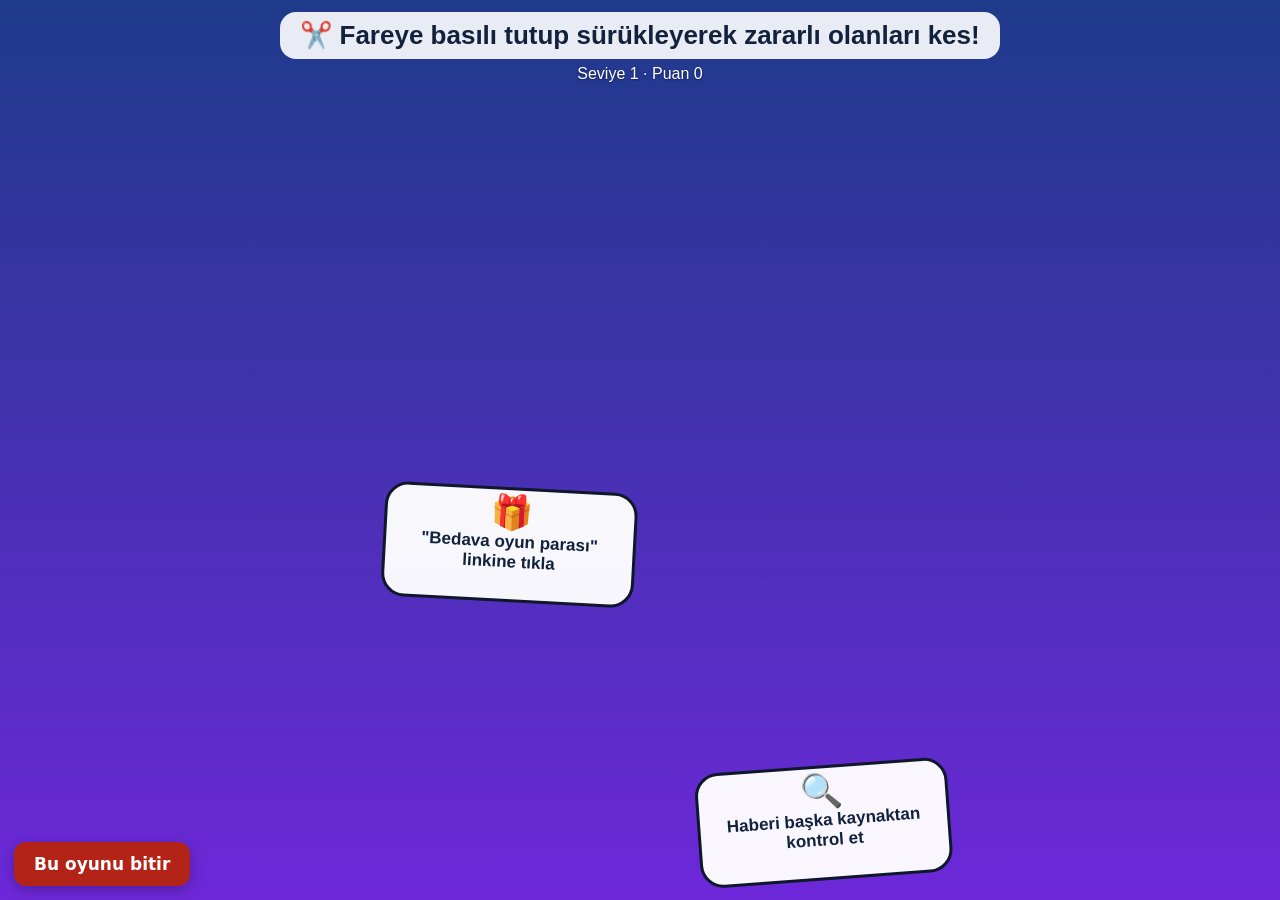
<file: oyunlar/hava/index.html>
<!doctype html>
<html lang="tr">
<head>
  <meta charset="utf-8">
  <meta name="viewport" content="width=device-width, initial-scale=1">
  <title>Hava Dilimleyici</title>
  <style>
    * { box-sizing: border-box; }
    html, body { margin: 0; height: 100%; overflow: hidden; font-family: "Segoe UI", Arial, sans-serif; }
    body { background: linear-gradient(#1e3a8a, #6d28d9); user-select: none; }
    body.klasik { cursor: crosshair; }
    #sahne { position: absolute; inset: 0; width: 100%; height: 100%; z-index: 1; touch-action: none; }
    #ust { position: absolute; top: 0; left: 0; right: 0; padding: 12px 18px; text-align: center; z-index: 2; pointer-events: none; }
    #gorev { font-size: 26px; font-weight: 700; color: #12223d; background: rgba(255,255,255,.9); display: inline-block; padding: 8px 20px; border-radius: 16px; }
    #durum { font-size: 16px; color: #fff; margin-top: 6px; text-shadow: 0 1px 2px rgba(0,0,0,.5); }
  </style>
</head>
<body>
  <canvas id="sahne"></canvas>
  <div id="ust"><div id="gorev">✂️ Zararlı olanları kes, güvenli olanları bırak!</div><div id="durum">Hazırlanıyor…</div></div>

  <script type="module">
    import { kayitHazirla, hareketsizlikIzleyici } from "../../js/kayit-istemci.js";
    import { havuz, seviyeYoneticisi, geriBildirim, kameraHazirla, satirlaraBol, karistir } from "../ortak/oyun-ortak.js";

    const Kayit = await kayitHazirla("hava");
    const ayar = Kayit.ayar();
    const yz = ayar.versiyon === "yz";
    const hareket = hareketsizlikIzleyici(Kayit);
    const sv = seviyeYoneticisi(Kayit, ayar.baslangicSeviyesi);
    const sec = havuz(ayar.sorular);
    const ZARARLI = { ad: "z", f: (s) => s.zararli };
    const GUVENLI = { ad: "g", f: (s) => !s.zararli };

    // Seviye: havada kalma süresi (sn) ve bir dalgadaki öğe sayısı.
    const SEVIYELER = { 1: { sure: 5.6, adet: 2 }, 2: { sure: 4.8, adet: 3 }, 3: { sure: 4.0, adet: 3 } };
    const KESME_HIZI = 1.1; // el ile kesmede iz en az bu hızda (piksel/ms) olmalı; yavaş el gezdirmek kesmez

    const tuval = document.getElementById("sahne");
    const ctx = tuval.getContext("2d");
    let G = 0; let Y = 0;
    function boyutla() {
      const o = window.devicePixelRatio || 1;
      G = window.innerWidth; Y = window.innerHeight;
      tuval.width = G * o; tuval.height = Y * o;
      ctx.setTransform(o, 0, 0, o, 0, 0);
    }
    boyutla();
    window.addEventListener("resize", boyutla);

    let durdu = false;
    let el = null;
    const ogeler = [];
    const parcalar = [];
    const yazilar = [];
    const iz = []; // kesme izi: { x, y, t }
    let fareBasili = false;

    function durumYaz() { document.getElementById("durum").textContent = `Seviye ${sv.seviye} · Puan ${sv.puan}`; }

    // ------------------------------------------------------------ dalgalar

    function dalga() {
      if (durdu) return;
      durumYaz();
      const { sure, adet } = SEVIYELER[sv.seviye];
      // Her dalgada en az bir zararlı ve en az bir güvenli öğe bulunur.
      const liste = [sec(sv.seviye, ZARARLI), sec(sv.seviye, GUVENLI)];
      while (liste.length < adet) liste.push(sec(sv.seviye, Math.random() < 0.5 ? ZARARLI : GUVENLI));
      const h = Y * 0.72 + 80;
      const yercekimi = (8 * h) / (sure * sure); // piksel/sn²
      const vy = Math.sqrt(2 * yercekimi * h);
      karistir(liste).forEach((s, i) => {
        const bx = G * (0.18 + 0.64 * ((i + 0.5) / liste.length)) + (Math.random() - 0.5) * 60;
        const hedefX = G * (0.25 + Math.random() * 0.5);
        setTimeout(() => {
          if (durdu) return;
          const o = { s, x: bx, y: Y + 70, vx: (hedefX - bx) / sure, vy: -vy, g: yercekimi, aci: 0, don: (Math.random() - 0.5) * 0.6,
            dogum: performance.now(), seviye: sv.seviye, bitti: false, en: 250, boy: 112 };
          ogeler.push(o);
          Kayit.olay("soru_geldi", { soruId: s.id, seviye: o.seviye });
        }, i * (sv.seviye === 3 ? 450 : 700));
      });
    }

    function dalgaBittiMi() {
      if (!durdu && ogeler.length === 0) setTimeout(() => { if (ogeler.length === 0) dalga(); }, 700);
    }

    // ------------------------------------------------------------ kesme

    function noktaIcinde(o, x, y) {
      // Öğe hafif döndüğü için dikdörtgen biraz büyük tutulur.
      return Math.abs(x - o.x) < o.en / 2 + 8 && Math.abs(y - o.y) < o.boy / 2 + 8;
    }

    function izEkle(x, y, kesebilir) {
      const t = performance.now();
      const onceki = iz[iz.length - 1];
      iz.push({ x, y, t });
      while (iz.length && t - iz[0].t > 180) iz.shift();
      if (!onceki || !kesebilir) return;
      const mesafe = Math.hypot(x - onceki.x, y - onceki.y);
      const hiz = mesafe / Math.max(1, t - onceki.t);
      if (elIle && hiz < KESME_HIZI) return;
      // İki nokta arasını 8 pikselde bir yoklayarak kesilen öğeleri bul.
      const adim = Math.max(1, Math.ceil(mesafe / 8));
      for (const o of ogeler) {
        if (o.bitti) continue;
        for (let i = 0; i <= adim; i++) {
          const px = onceki.x + ((x - onceki.x) * i) / adim;
          const py = onceki.y + ((y - onceki.y) * i) / adim;
          if (noktaIcinde(o, px, py)) { kes(o, Math.atan2(y - onceki.y, x - onceki.x)); break; }
        }
      }
    }

    function kes(o, yon) {
      o.bitti = true;
      const sureMs = Math.round(performance.now() - o.dogum);
      const dogru = !!o.s.zararli;
      Kayit.olay("cevap", { soruId: o.s.id, secilen: "kes", dogru, sureMs, seviye: o.seviye });
      const eskiSeviye = sv.seviye;
      sv.sonuc(dogru);
      // Kesilen öğe ikiye ayrılır.
      const nx = -Math.sin(yon); const ny = Math.cos(yon);
      for (const k of [1, -1]) parcalar.push({ o, k, x: o.x, y: o.y, vx: o.vx + nx * 160 * k, vy: o.vy * 0.3 + ny * 160 * k, yon, omur: 0 });
      ogeler.splice(ogeler.indexOf(o), 1);
      if (dogru) yaziEkle(o.x, o.y, `+${10 * eskiSeviye}`, "#22c55e");
      else {
        yaziEkle(o.x, o.y, "Bu güvenliydi!", "#f87171");
        geriBildirim(false, "Bunu kesmemeliydin 🙁", o.s.bilgi, 2200);
      }
      durumYaz();
      dalgaBittiMi();
    }

    function yaziEkle(x, y, metin, renk) { yazilar.push({ x, y, metin, renk, omur: 0 }); }

    // ------------------------------------------------------------ çizim

    function ogeCiz(o, kirp) {
      ctx.save();
      ctx.translate(o.x, o.y);
      ctx.rotate(o.aci);
      if (kirp) {
        ctx.rotate(kirp.yon - o.aci);
        ctx.beginPath();
        ctx.rect(-400, kirp.k > 0 ? 0 : -400, 800, 400);
        ctx.clip();
        ctx.rotate(-(kirp.yon - o.aci));
      }
      const en = o.en; const boy = o.boy;
      ctx.fillStyle = "rgba(255,255,255,.96)";
      ctx.strokeStyle = "#0f172a";
      ctx.lineWidth = 3;
      ctx.beginPath();
      ctx.roundRect(-en / 2, -boy / 2, en, boy, 22);
      ctx.fill(); ctx.stroke();
      ctx.font = "34px 'Segoe UI Emoji', 'Noto Color Emoji', sans-serif";
      ctx.textAlign = "center"; ctx.textBaseline = "middle";
      ctx.fillText(o.s.emoji || "", 0, -boy / 2 + 26);
      ctx.fillStyle = "#12223d";
      ctx.font = "600 17px 'Segoe UI', Arial, sans-serif";
      const satirlar = satirlaraBol(ctx, o.s.metin, en - 22).slice(0, 3);
      satirlar.forEach((s, i) => ctx.fillText(s, 0, -boy / 2 + 58 + i * 20 - (satirlar.length - 1) * 4));
      ctx.restore();
    }

    let onceki = performance.now();
    function kare(t) {
      if (durdu) return;
      const dt = Math.min(0.05, (t - onceki) / 1000);
      onceki = t;
      ctx.clearRect(0, 0, G, Y);

      for (let i = ogeler.length - 1; i >= 0; i--) {
        const o = ogeler[i];
        o.vy += o.g * dt; o.x += o.vx * dt; o.y += o.vy * dt; o.aci += o.don * dt;
        if (o.vy > 0 && o.y > Y + 80) {
          ogeler.splice(i, 1);
          const sureMs = Math.round(t - o.dogum);
          if (o.s.zararli) {
            Kayit.olay("kacirildi", { soruId: o.s.id, seviye: o.seviye, sureMs });
            sv.sonuc(false);
            geriBildirim(false, "Zararlı olan kaçtı! 💨", `${o.s.metin}: ${o.s.bilgi}`, 2200);
          } else {
            Kayit.olay("gecti", { soruId: o.s.id, seviye: o.seviye, dogru: true });
          }
          durumYaz();
          dalgaBittiMi();
          continue;
        }
        ogeCiz(o);
      }
      for (let i = parcalar.length - 1; i >= 0; i--) {
        const p = parcalar[i];
        p.omur += dt; p.vy += 900 * dt; p.x += p.vx * dt; p.y += p.vy * dt;
        if (p.omur > 1.2) { parcalar.splice(i, 1); continue; }
        ctx.globalAlpha = Math.max(0, 1 - p.omur / 1.2);
        ogeCiz({ ...p.o, x: p.x, y: p.y }, { yon: p.yon, k: p.k });
        ctx.globalAlpha = 1;
      }
      for (let i = yazilar.length - 1; i >= 0; i--) {
        const y = yazilar[i];
        y.omur += dt;
        if (y.omur > 1) { yazilar.splice(i, 1); continue; }
        ctx.globalAlpha = 1 - y.omur;
        ctx.fillStyle = y.renk; ctx.font = "800 30px 'Segoe UI', Arial, sans-serif"; ctx.textAlign = "center";
        ctx.fillText(y.metin, y.x, y.y - y.omur * 60);
        ctx.globalAlpha = 1;
      }
      // Kesme izi
      while (iz.length && t - iz[0].t > 180) iz.shift();
      if (iz.length > 1) {
        ctx.lineCap = "round";
        for (let i = 1; i < iz.length; i++) {
          ctx.strokeStyle = `rgba(255,255,255,${i / iz.length})`;
          ctx.lineWidth = 3 + (i / iz.length) * 7;
          ctx.beginPath(); ctx.moveTo(iz[i - 1].x, iz[i - 1].y); ctx.lineTo(iz[i].x, iz[i].y); ctx.stroke();
        }
      }
      if (elIle && elNokta) {
        ctx.fillStyle = "#facc15"; ctx.strokeStyle = "#0f172a"; ctx.lineWidth = 3;
        ctx.beginPath(); ctx.arc(elNokta.x, elNokta.y, 12, 0, Math.PI * 2); ctx.fill(); ctx.stroke();
      }
      requestAnimationFrame(kare);
    }

    // ------------------------------------------------------------ kontrol

    let elNokta = null;
    let elIle = false;
    if (yz) {
      const { elTakibiBaslat } = await import("../ortak/el-takibi.js");
      let oncekiX = null; let oncekiT = 0;
      el = await kameraHazirla({
        Kayit,
        baslat: elTakibiBaslat,
        varMi: (d) => d.elVar,
        konum: (d) => ({ x: d.ix, y: d.iy }),
        ilkMesaj: "☝️ Elini kameraya göster.",
        yokMesaj: "✋ Elini kameraya göster",
        ipucu: "İşaret parmağının ucu kılıçtır. Parmağını hızlıca kaydırınca keser. Elini sağa götürdüğünde sarı nokta da sağa gitmeli.",
        adimlar: [
          { mesaj: "Elini kameraya göster ☝️", tamam: (d) => d.elVar },
          { mesaj: "Şimdi işaret parmağını hızla sağa sola salla ✂️", tamam: (d) => {
            const t = performance.now();
            const hizli = oncekiX != null && Math.abs(d.ix - oncekiX) * window.innerWidth / Math.max(1, t - oncekiT) > KESME_HIZI;
            oncekiX = d.ix; oncekiT = t;
            return hizli;
          } },
        ],
        hareketVar: () => hareket.hareketVar(),
      });
      if (el) {
        elIle = true;
        el.dinle((d) => {
          if (durdu) return;
          if (!d.elVar) { elNokta = null; return; }
          elNokta = { x: d.ix * G, y: d.iy * Y };
          izEkle(elNokta.x, elNokta.y, true);
        });
      }
    }
    if (!elIle) {
      // Klasik sürüm (ve kamera açılamazsa yedek): fare basılıyken sürükleyerek kesilir.
      document.body.classList.add("klasik");
      tuval.addEventListener("pointerdown", (e) => { fareBasili = true; iz.length = 0; izEkle(e.clientX, e.clientY, false); });
      window.addEventListener("pointerup", () => { fareBasili = false; });
      tuval.addEventListener("pointermove", (e) => {
        hareket.hareketVar();
        if (fareBasili) izEkle(e.clientX, e.clientY, true);
      });
      document.getElementById("gorev").textContent = "✂️ Fareye basılı tutup sürükleyerek zararlı olanları kes!";
    }

    window.oyunDurdur = () => {
      durdu = true;
      hareket.bitir();
      if (el) el.durdur();
      Kayit.bitir({ neden: "site_durdurdu", puan: sv.puan, sonSeviye: sv.seviye });
    };

    Kayit.olay("kalibrasyon_bitti", {});
    requestAnimationFrame((t) => { onceki = t; kare(t); });
    dalga();
  </script>
</body>
</html>
</file>
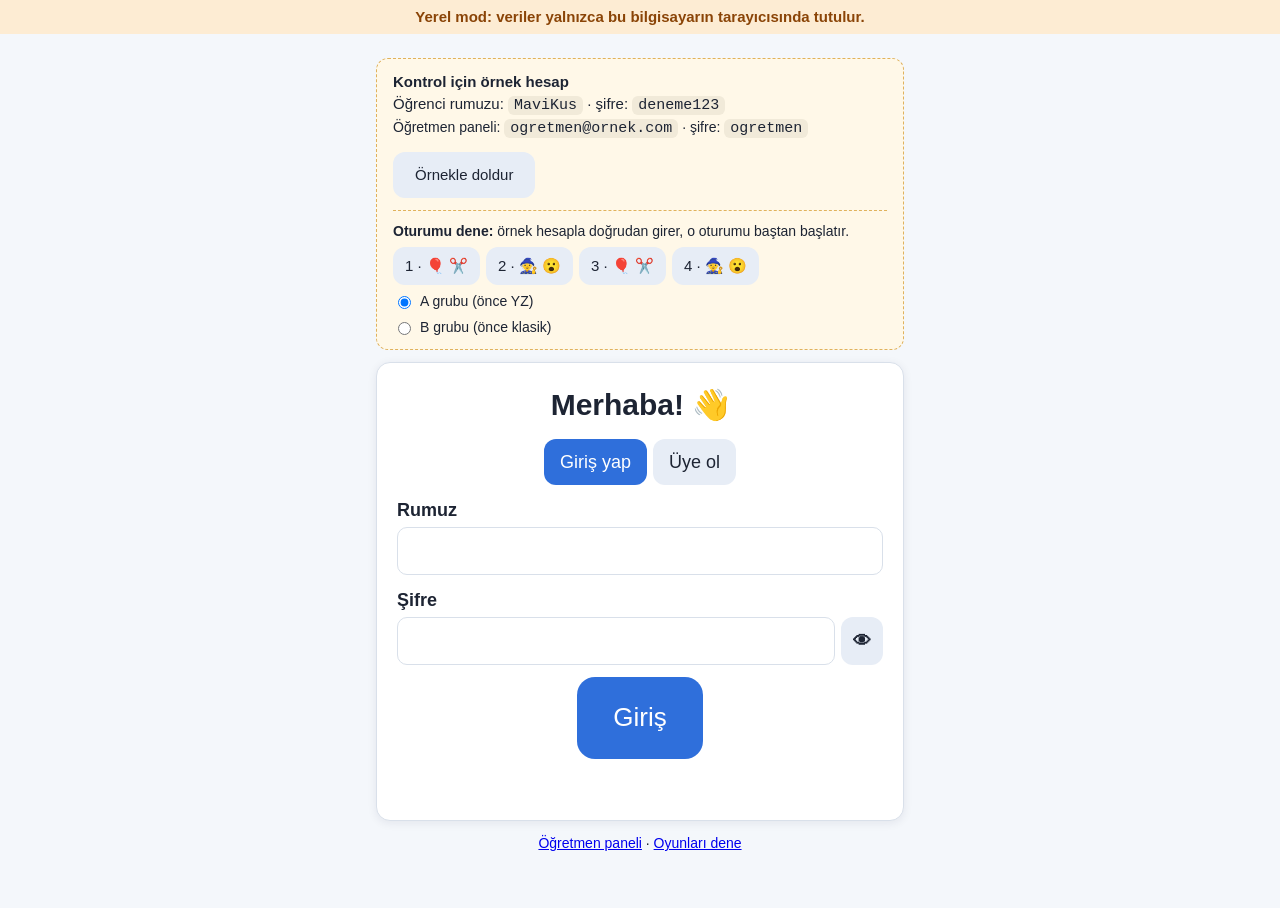
<file: ogrenci.html>
<!doctype html>
<html lang="tr">
<head>
  <meta charset="utf-8">
  <meta name="viewport" content="width=device-width, initial-scale=1">
  <title>Oyun Araştırması</title>
  <link rel="stylesheet" href="css/stil.css">
</head>
<body>
  <div id="denemeSeridi" class="deneme-seridi gizli"></div>
  <main class="sayfa" id="ana">
    <div class="kutu ortala"><p>Yükleniyor…</p></div>
  </main>
  <script type="module" src="js/ogrenci.js"></script>
</body>
</html>
</file>
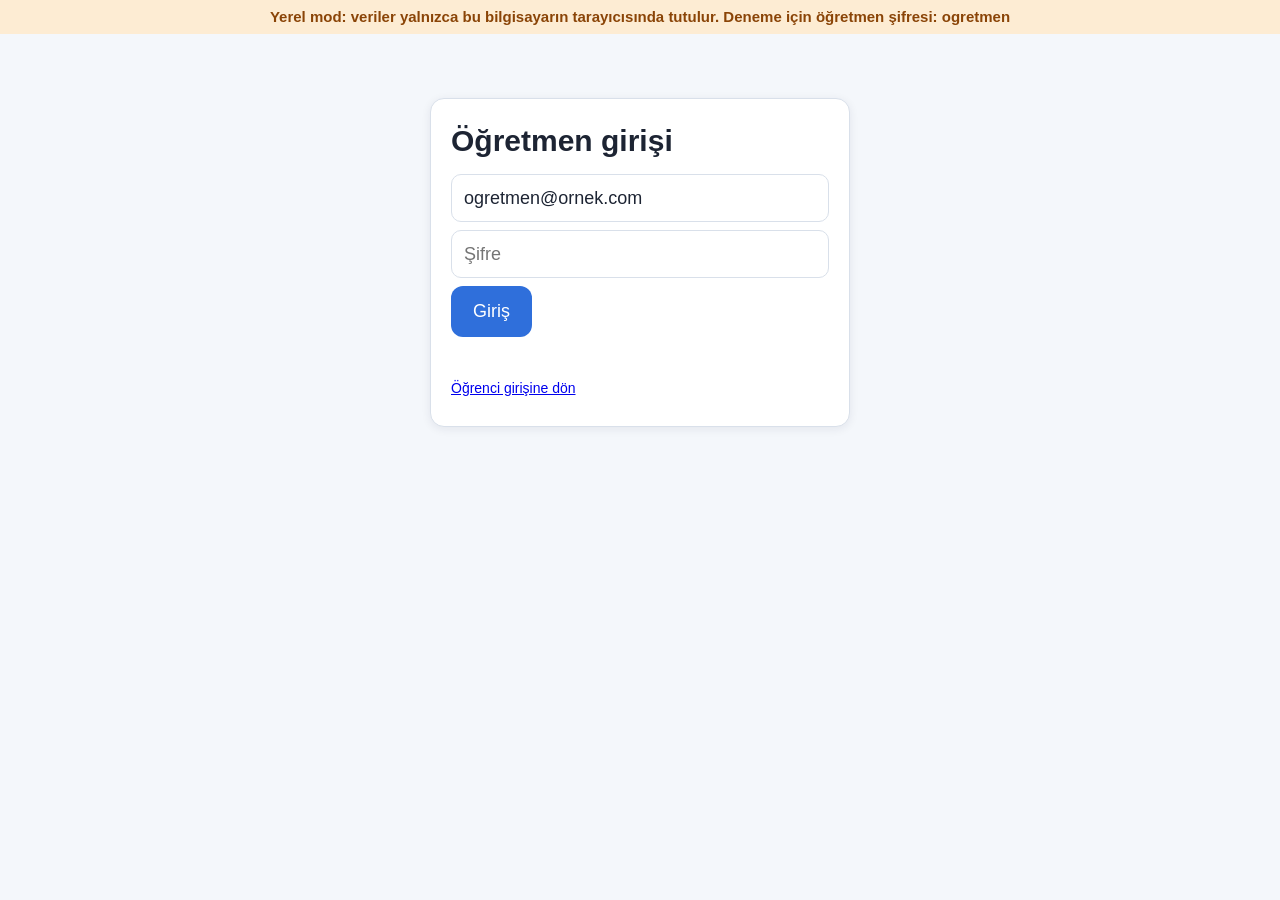
<file: panel.html>
<!doctype html>
<html lang="tr">
<head>
  <meta charset="utf-8">
  <meta name="viewport" content="width=device-width, initial-scale=1">
  <title>Öğretmen Paneli</title>
  <link rel="stylesheet" href="css/stil.css">
</head>
<body>
  <div id="denemeSeridi" class="deneme-seridi gizli yazdirma-disi">Yerel mod: veriler yalnızca bu bilgisayarın tarayıcısında tutulur. Deneme için öğretmen şifresi: ogretmen</div>
  <main class="sayfa genis">
    <div id="girisKutusu" class="kutu gizli" style="max-width:420px;margin:40px auto">
      <h1>Öğretmen girişi</h1>
      <p><input id="eposta" type="email" placeholder="E-posta" style="width:100%"></p>
      <p><input id="sifre" type="password" placeholder="Şifre" style="width:100%"></p>
      <p><button id="girisDugmesi">Giriş</button></p>
      <p class="hata" id="girisHata"></p>
      <p class="kucuk"><a href="index.html">Öğrenci girişine dön</a></p>
    </div>

    <div id="panel" class="gizli">
      <div class="satir yazdirma-disi" style="justify-content:space-between">
        <h1 style="margin:0">Öğretmen paneli</h1>
        <button class="ikincil" id="cikis">Çıkış</button>
      </div>
      <div class="sekmeler yazdirma-disi" id="sekmeler">
        <button data-s="oturum" class="aktif">Oturum</button>
        <button data-s="katilimcilar">Katılımcılar</button>
        <button data-s="canli">Canlı izleme</button>
        <button data-s="istatistik">İstatistik</button>
        <button data-s="tahmin">Sıkılma tahmini</button>
        <button data-s="veri">Veri ve dışa aktarma</button>
      </div>

      <section data-sekme="oturum" class="kutu">
        <h2 style="margin-top:0">Oturum</h2>
        <p id="oturumDurum"></p>
        <div class="satir">
          <label>Oturum no
            <select id="oturumNo">
              <option value="1">1 · Ön anket, ön test, oyun (A: YZ, B: klasik)</option>
              <option value="2">2 · Oyun (aynı sürüm) + sıkılma anketi</option>
              <option value="3">3 · Oyun (A: klasik, B: YZ)</option>
              <option value="4">4 · Oyun + sıkılma anketi, son test, tercih</option>
            </select>
          </label>
          <label><input type="checkbox" id="denemeKutusu"> Deneme oturumu (analize katılmaz)</label>
        </div>
        <div class="satir">
          <button id="oturumAc">Oturumu aç</button>
          <button class="tehlike" id="oturumKapat">Oturumu kapat</button>
        </div>
        <p class="soluk kucuk">Oturum açıkken öğrenciler giriş yapınca o günün adımlarını görür. Bitiren öğrenci teşekkür ekranında bekler.
          Yarıda kalan öğrenci tekrar giriş yaparsa kaldığı adımdan devam eder.</p>
      </section>

      <section data-sekme="katilimcilar" class="kutu gizli">
        <h2 style="margin-top:0">Katılımcılar</h2>
        <div class="yazdirma-disi">
          <p class="soluk">Öğrenciler giriş ekranındaki "Üye ol" sekmesinden kendi rumuzlarını ve şifrelerini oluşturur, okul düzeylerini seçer.
            A ve B grupları her okul düzeyinde dengeli atanır. Öğrenci adı hiçbir yere yazılmaz; rumuz-ad eşleşmesini yazdırdığın kağıt listede elle tutarsın.</p>
          <div class="satir">
            <span id="uyelikDurum"></span>
            <button class="ikincil" id="uyelikDegistir"></button>
            <button class="ikincil" id="listeYazdir">Rumuz listesini yazdır</button>
          </div>
          <p class="soluk kucuk">Tüm öğrenciler üye olduktan sonra üyeliği kapatman önerilir. Grup, öğrencinin verisi oluşmadan önce gerekirse değiştirilebilir.</p>
          <p class="hata" id="katilimciHata"></p>
          <div class="tablo-kap"><table id="katilimciTablosu"></table></div>
        </div>
        <div id="rumuzListesi" class="rumuz-listesi gizli"></div>
      </section>

      <section data-sekme="canli" class="kutu gizli">
        <h2 style="margin-top:0">Canlı izleme</h2>
        <p class="soluk kucuk">Her 5 saniyede yenilenir. 1 dakikadan uzun süredir haber alınamayan öğrenci sarı görünür.</p>
        <div class="tablo-kap"><table id="canliTablo"></table></div>
      </section>

      <section data-sekme="istatistik" class="kutu gizli">
        <h2 style="margin-top:0">İstatistik</h2>
        <div class="satir">
          <label><input type="checkbox" id="denemeleriDahilEt"> Deneme verilerini de göster</label>
          <button class="ikincil" id="yenile">Yenile</button>
        </div>
        <div id="istatistikIcerik"></div>
      </section>

      <section data-sekme="tahmin" class="kutu gizli">
        <h2 style="margin-top:0">Sıkılma tahmin modeli</h2>
        <p class="soluk">Soru: Öğrencinin oyundaki davranışına bakarak, "Bu oyunu bitir" düğmesine basmadan önce sıkılmaya başladığını
          anlayabilir miyiz? Her oyunun her dakikası bir örnek olur. Örnek "sıkılıyor" sayılır, eğer öğrenci o dakikadan sonraki
          <span id="pencere"></span> dakika içinde bitir düğmesine bastıysa. Model bu örneklerden "EĞER ... İSE" kuralları bulur.</p>
        <div class="satir">
          <label>Kural derinliği
            <select id="derinlik"><option value="1">1 (tek koşul)</option><option value="2" selected>2 koşul</option><option value="3">3 koşul</option></select>
          </label>
          <label>Bir kuralda en az <input id="enAzYaprak" type="number" min="2" value="4" style="width:70px"> örnek</label>
          <label><input type="checkbox" id="tahminDeneme"> Deneme verilerini de kullan</label>
          <button id="egit">Modeli eğit</button>
        </div>
        <div id="tahminIcerik"></div>
      </section>

      <section data-sekme="veri" class="kutu gizli">
        <h2 style="margin-top:0">Dışa aktarma</h2>
        <p class="soluk">Dosyalar Excel'de açılacak biçimde (noktalı virgülle ayrılmış) iner. Analiz için en kullanışlısı "Katılımcı özeti".</p>
        <div class="satir" id="disaAktar">
          <button data-csv="ozet">Katılımcı özeti</button>
          <button class="ikincil" data-csv="bloklar">Oyun blokları</button>
          <button class="ikincil" data-csv="anketler">Anketler</button>
          <button class="ikincil" data-csv="bilgiTesti">Bilgi testi</button>
          <button class="ikincil" data-csv="olaylar">Tüm olaylar</button>
          <button class="ikincil" data-csv="dakikalar">Dakika örnekleri (tahmin modeli)</button>
        </div>
        <div id="yedekBolumu" class="gizli">
          <h2>Bilgisayarlar arası birleştirme (yerel mod)</h2>
          <p class="soluk">Yerel modda her bilgisayar kendi verisini tutar. Uygulama birden fazla bilgisayarda yapıldıysa her öğrenci bilgisayarında
            panele girip "Yedek indir" ile dosyayı al, öğretmen bilgisayarında "Yedeği birleştir" ile ekle. Aynı yedeği iki kez eklemek kayıtları çoğaltmaz.
            Yedek dosyası kişisel veri içerir; şifreli klasörde saklanmalı, birleştirdikten sonra USB bellekten silinmelidir.</p>
          <div class="satir">
            <button class="ikincil" id="yedekIndir">Yedek indir (JSON)</button>
            <label class="dugme ikincil" style="background:#e7edf6;color:var(--yazi)">Yedeği birleştir
              <input type="file" id="yedekDosya" accept=".json,application/json" class="gizli"></label>
          </div>
        </div>
        <h2>Veri silme</h2>
        <p class="soluk">Velisi ya da kendisi çekilmek isteyen öğrencinin tüm verisi rumuzuyla silinir. Rumuz da "çekildi" olarak işaretlenir.</p>
        <div class="satir">
          <input id="silKod" placeholder="Rumuz" style="width:160px">
          <button class="tehlike" id="koduSil">Bu rumuzun verisini sil</button>
        </div>
        <p class="soluk">Proje bittiğinde (veya deneme verilerini temizlemek için) tüm veriyi silebilirsin. Önce dışa aktarmayı unutma.</p>
        <div class="satir">
          <button class="tehlike" id="hepsiniSil">Tüm veriyi sil</button>
        </div>
        <p class="basari" id="veriMesaj"></p>
      </section>
    </div>
  </main>
  <script type="module" src="js/panel.js"></script>
</body>
</html>
</file>
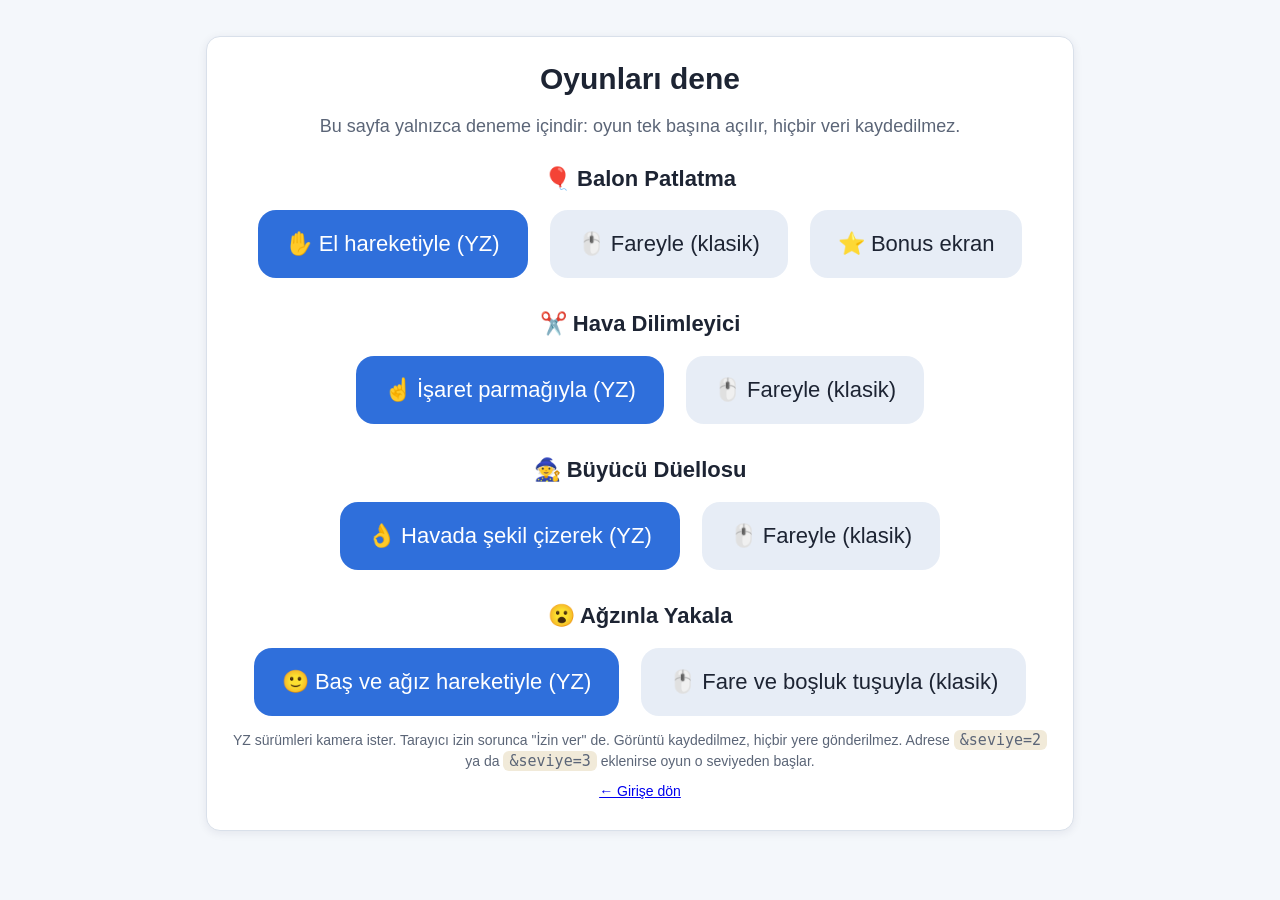
<file: oyunlar/dene.html>
<!doctype html>
<html lang="tr">
<head>
  <meta charset="utf-8">
  <meta name="viewport" content="width=device-width, initial-scale=1">
  <title>Oyunları dene</title>
  <link rel="stylesheet" href="../css/stil.css">
</head>
<body>
  <main class="sayfa">
    <div class="kutu ortala">
      <h1>Oyunları dene</h1>
      <p class="soluk">Bu sayfa yalnızca deneme içindir: oyun tek başına açılır, hiçbir veri kaydedilmez.</p>
      <h2>🎈 Balon Patlatma</h2>
      <p class="satir" style="justify-content:center">
        <a class="dugme buyuk" href="balon/index.html?versiyon=yz">✋ El hareketiyle (YZ)</a>
        <a class="dugme buyuk ikincil" href="balon/index.html?versiyon=klasik">🖱️ Fareyle (klasik)</a>
        <a class="dugme buyuk ikincil" href="balon/bonus.html">⭐ Bonus ekran</a>
      </p>
      <h2>✂️ Hava Dilimleyici</h2>
      <p class="satir" style="justify-content:center">
        <a class="dugme buyuk" href="hava/index.html?versiyon=yz">☝️ İşaret parmağıyla (YZ)</a>
        <a class="dugme buyuk ikincil" href="hava/index.html?versiyon=klasik">🖱️ Fareyle (klasik)</a>
      </p>
      <h2>🧙 Büyücü Düellosu</h2>
      <p class="satir" style="justify-content:center">
        <a class="dugme buyuk" href="buyucu/index.html?versiyon=yz">👌 Havada şekil çizerek (YZ)</a>
        <a class="dugme buyuk ikincil" href="buyucu/index.html?versiyon=klasik">🖱️ Fareyle (klasik)</a>
      </p>
      <h2>😮 Ağzınla Yakala</h2>
      <p class="satir" style="justify-content:center">
        <a class="dugme buyuk" href="agiz/index.html?versiyon=yz">🙂 Baş ve ağız hareketiyle (YZ)</a>
        <a class="dugme buyuk ikincil" href="agiz/index.html?versiyon=klasik">🖱️ Fare ve boşluk tuşuyla (klasik)</a>
      </p>
      <p class="kucuk soluk">YZ sürümleri kamera ister. Tarayıcı izin sorunca "İzin ver" de. Görüntü kaydedilmez, hiçbir yere gönderilmez. Adrese <code>&amp;seviye=2</code> ya da <code>&amp;seviye=3</code> eklenirse oyun o seviyeden başlar.</p>
      <p class="kucuk"><a href="../index.html">← Girişe dön</a></p>
    </div>
  </main>
</body>
</html>
</file>
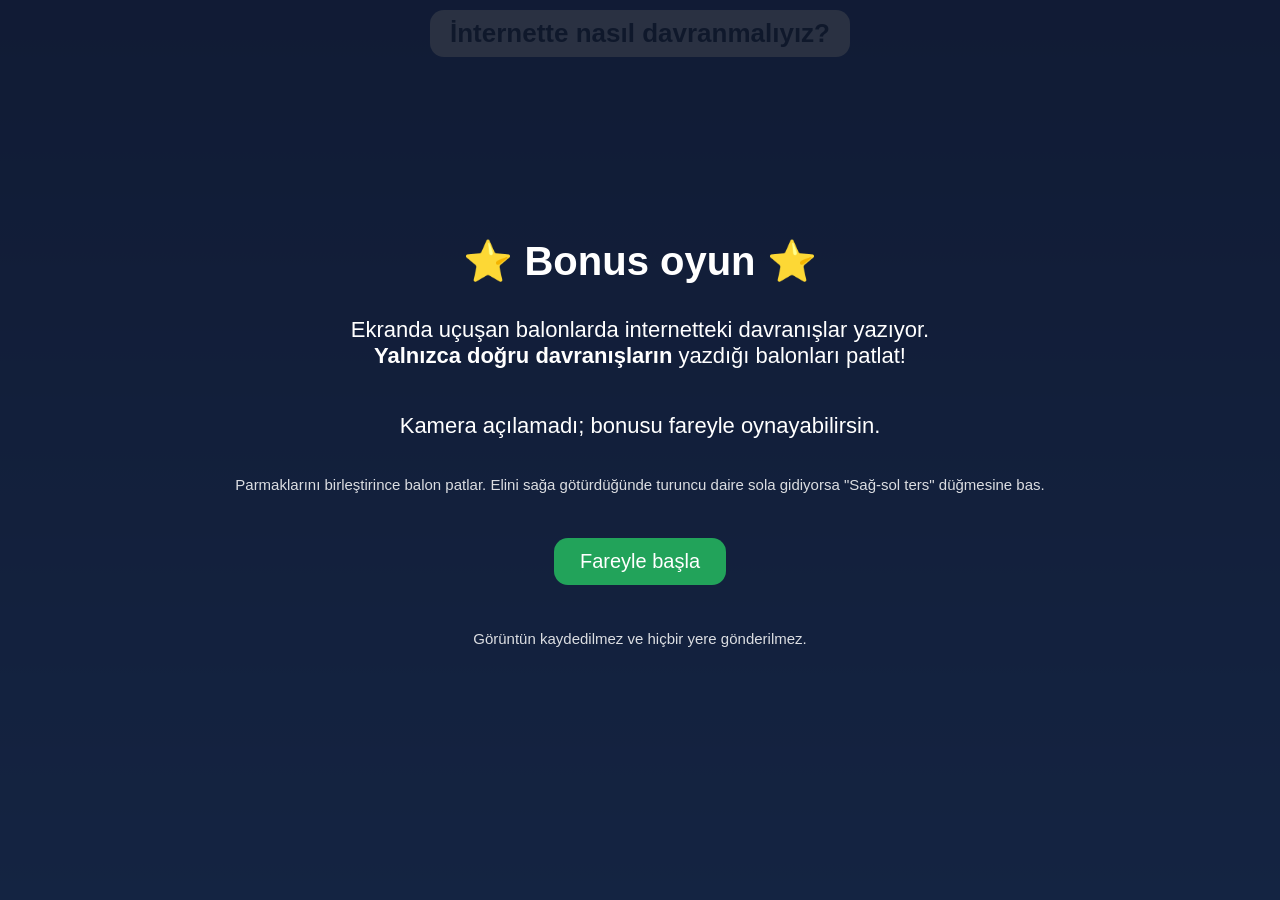
<file: oyunlar/balon/bonus.html>
<!doctype html>
<html lang="tr">
<head>
  <meta charset="utf-8">
  <meta name="viewport" content="width=device-width, initial-scale=1">
  <title>Bonus: İnternette nasıl davranmalıyız?</title>
  <style>
    * { box-sizing: border-box; }
    html, body { margin: 0; height: 100%; overflow: hidden; font-family: "Segoe UI", Arial, sans-serif; }
    body { background: linear-gradient(#1e3a8a, #3b82f6); user-select: none; color: #fff; }
    #ust { position: absolute; top: 0; left: 0; right: 0; height: 92px; padding: 10px 18px; text-align: center; z-index: 3; }
    #soru { font-size: 26px; font-weight: 700; color: #12223d; background: rgba(255,255,255,.92); display: inline-block; padding: 8px 20px; border-radius: 14px; }
    #durum { font-size: 17px; margin-top: 6px; font-weight: 600; }
    #alan { position: absolute; left: 0; right: 0; top: 92px; bottom: 0; }
    .balon { position: absolute; width: 124px; height: 124px; margin: -62px 0 0 -62px; border-radius: 50% 50% 46% 46%;
      display: flex; align-items: center; justify-content: center; text-align: center; padding: 14px; font-size: 13px; line-height: 1.2;
      font-weight: 700; color: #fff; text-shadow: 0 1px 2px rgba(0,0,0,.55); box-shadow: inset -9px -11px 0 rgba(0,0,0,.14), 0 3px 8px rgba(0,0,0,.25);
      cursor: pointer; z-index: 1; }
    .balon::after { content: ""; position: absolute; left: 50%; bottom: -16px; width: 2px; height: 16px; background: rgba(255,255,255,.7); }
    .balon.patladi { pointer-events: none; animation: patla .3s forwards; }
    @keyframes patla { to { transform: scale(1.6); opacity: 0; } }
    .balon.yanlis { animation: salla .4s; outline: 4px solid #ef4444; }
    @keyframes salla { 25% { translate: -8px 0; } 75% { translate: 8px 0; } }
    #geri { position: absolute; left: 50%; bottom: 26px; transform: translateX(-50%); font-size: 22px; font-weight: 700; padding: 10px 22px;
      border-radius: 14px; background: #fff; z-index: 4; }
    #geri.dogru { color: #1f8a4c; } #geri.yanlis { color: #b42318; }
    #kamera { position: absolute; inset: 0; width: 100%; height: 100%; object-fit: cover; opacity: .15; z-index: 0; pointer-events: none; }
    #imlec { position: absolute; width: 40px; height: 40px; margin: -20px 0 0 -20px; border-radius: 50%; border: 5px solid #f59e0b;
      background: rgba(255,255,255,.35); z-index: 5; pointer-events: none; transition: transform .08s; }
    #imlec.kapali { background: #f59e0b; transform: scale(.7); }
    #giris, #son { position: absolute; inset: 0; background: rgba(15,23,42,.88); display: flex; flex-direction: column; align-items: center;
      justify-content: center; text-align: center; z-index: 6; font-size: 22px; padding: 20px; }
    #giris h1, #son h1 { font-size: 40px; margin: 0 0 10px; }
    #kalVideo { width: 320px; max-width: 70vw; border-radius: 14px; background: #000; margin: 10px 0; }
    body.ayna #kamera, body.ayna #kalVideo { transform: scaleX(-1); }
    button { font-size: 20px; padding: 12px 26px; border: 0; border-radius: 14px; background: #22a35a; color: #fff; cursor: pointer; margin: 8px; }
    button.gri { background: #475569; font-size: 16px; padding: 8px 16px; }
    #yonCevir { position: absolute; right: 12px; bottom: 12px; z-index: 6; }
    #kapat { position: absolute; right: 12px; top: 12px; z-index: 6; }
    .kucuk { font-size: 15px; opacity: .85; }
    .gizli { display: none !important; }
  </style>
</head>
<body>
  <video id="kamera" class="gizli" muted playsinline></video>
  <div id="imlec" class="gizli"></div>
  <div id="ust"><div id="soru">İnternette nasıl davranmalıyız?</div><div id="durum"></div></div>
  <div id="alan"></div>
  <div id="geri" class="gizli"></div>
  <button id="kapat" class="gri gizli">Bonusu bitir</button>
  <button id="yonCevir" class="gri gizli">↔ Yönü çevir</button>

  <div id="giris">
    <h1>⭐ Bonus oyun ⭐</h1>
    <p>Ekranda uçuşan balonlarda internetteki davranışlar yazıyor.<br>
      <strong>Yalnızca doğru davranışların</strong> yazdığı balonları patlat!</p>
    <p id="kalDurum">📷 Kamera açılıyor…</p>
    <video id="kalVideo" muted playsinline></video>
    <p class="kucuk">Parmaklarını birleştirince balon patlar. Elini sağa götürdüğünde turuncu daire sola gidiyorsa "Sağ-sol ters" düğmesine bas.</p>
    <p><button id="yonCevirKal" class="gri gizli">↔ Sağ-sol ters, düzelt</button> <button id="basla" class="gizli">Başla</button></p>
    <p class="kucuk">Görüntün kaydedilmez ve hiçbir yere gönderilmez.</p>
  </div>
  <div id="son" class="gizli">
    <h1 id="sonBaslik">Tebrikler! 🎉</h1>
    <p id="sonMetin"></p>
    <p class="kucuk">İnternette de gerçek hayattaki gibi saygılı ve dikkatli olalım.</p>
    <button id="bitti">Tamam</button>
  </div>

  <script type="module">
    // Bonus ekran: ana oyun bittikten sonra açılır. Araştırma verisi kaydetmez; yalnızca öğrenciye ödül ve pekiştirme amaçlıdır.
    // Site içinde açıldıysa bitince window.parent.bonusBitti() çağrılır; tek başına açıldıysa yalnızca son ekran gösterilir.
    const $ = (id) => document.getElementById(id);
    const DOGRU = [
      "Şifremi kimseyle paylaşmam.",
      "Tanımadığım kişilerden gelen mesajları aileme söylerim.",
      "Başkalarına saygılı yorumlar yazarım.",
      "Bir fotoğrafı paylaşmadan önce izin isterim.",
      "Okuduğum bilgiyi başka kaynaklardan kontrol ederim.",
      "Beni rahatsız eden bir şeyi büyüklerime anlatırım.",
      "Tahmin edilmesi zor şifreler kullanırım.",
      "Ekran başında geçirdiğim süreye dikkat ederim.",
      "Tanımadığım bağlantılara tıklamam.",
      "İşim bitince hesabımdan çıkış yaparım.",
    ];
    const YANLIS = [
      "Ev adresimi herkesin görebileceği yere yazarım.",
      "Arkadaşımla internette alay ederim.",
      "İnternette tanıştığım biriyle tek başıma buluşurum.",
      "Gördüğüm her habere hemen inanırım.",
      "Şifremi en yakın arkadaşıma söylerim.",
      "Başkasının fotoğrafını izinsiz paylaşırım.",
      "Kaba ve kırıcı yorumlar yazarım.",
      "\"Ödül kazandın\" diyen her bağlantıya tıklarım.",
      "Bütün gece ekran başında kalırım.",
      "Telefon numaramı her siteye yazarım.",
    ];
    const BOYUT = 124, YARI = BOYUT / 2;
    const ILK_HIZ = 70;        // piksel/saniye
    const HIZLANMA = 1.07;     // her doğru patlatmada hız bu oranla artar
    const EN_FAZLA_SN = 180;   // bonus en fazla 3 dakika sürer

    const parentBitti = () => { try { window.parent !== window && window.parent.bonusBitti && window.parent.bonusBitti(); } catch (e) { /* tek başına açıldı */ } };
    let hiz = ILK_HIZ, kalanDogru = DOGRU.length, hata = 0, bitti = false, el = null, elIle = false;
    let baslama = 0, onceki = 0, anim = null;
    const balonlar = [];

    function karistir(a) { a = a.slice(); for (let i = a.length - 1; i > 0; i--) { const j = Math.floor(Math.random() * (i + 1)); [a[i], a[j]] = [a[j], a[i]]; } return a; }
    function durumYaz() { $("durum").textContent = `Kalan doğru davranış: ${kalanDogru} · Hatalı deneme: ${hata}`; }
    let geriZaman = null;
    function geriBildirim(dogru, metin) {
      const g = $("geri"); g.className = dogru ? "dogru" : "yanlis"; g.textContent = metin;
      clearTimeout(geriZaman); geriZaman = setTimeout(() => g.classList.add("gizli"), 1400);
    }

    function balonlariKur() {
      const alan = $("alan"); const w = alan.clientWidth, h = alan.clientHeight;
      const metinler = karistir([...DOGRU.map((m) => ({ m, dogru: true })), ...YANLIS.map((m) => ({ m, dogru: false }))]);
      metinler.forEach((x, i) => {
        const d = document.createElement("div");
        d.className = "balon";
        d.style.background = `hsl(${Math.round((i * 360) / metinler.length)}, 72%, 46%)`; // 20 ayrı renk
        d.textContent = x.m;
        alan.appendChild(d);
        const aci = Math.random() * Math.PI * 2;
        // Başlangıçta balonlar üst üste gelmesin diye boş bir yer aranır.
        let bx, by, deneme = 0;
        do { bx = YARI + Math.random() * (w - BOYUT); by = YARI + Math.random() * (h - BOYUT); deneme++; }
        while (deneme < 200 && balonlar.some((o) => Math.hypot(o.x - bx, o.y - by) < BOYUT));
        const b = { d, dogru: x.dogru, x: bx, y: by,
          dx: Math.cos(aci), dy: Math.sin(aci), canli: true };
        d.onclick = () => { if (!elIle) vur(b); };
        balonlar.push(b);
      });
    }

    function vur(b) {
      if (!b.canli || bitti) return;
      if (b.dogru) {
        b.canli = false; b.d.classList.add("patladi"); setTimeout(() => b.d.remove(), 320);
        kalanDogru--; hiz *= HIZLANMA;
        geriBildirim(true, "Doğru davranış! 👏");
        if (kalanDogru === 0) bitir(true);
      } else {
        hata++;
        b.d.classList.remove("yanlis"); void b.d.offsetWidth; b.d.classList.add("yanlis");
        geriBildirim(false, "Bu doğru bir davranış değil! 🙅");
      }
      durumYaz();
    }

    function ciz(t) {
      if (bitti) return;
      const dt = Math.min(0.05, (t - (onceki || t)) / 1000); onceki = t;
      const alan = $("alan"); const w = alan.clientWidth, h = alan.clientHeight;
      for (const b of balonlar) {
        if (!b.canli) continue;
        b.x += b.dx * hiz * dt; b.y += b.dy * hiz * dt;
        // Kenara çarpınca yön değiştirir.
        if (b.x < YARI) { b.x = YARI; b.dx = Math.abs(b.dx); }
        if (b.x > w - YARI) { b.x = w - YARI; b.dx = -Math.abs(b.dx); }
        if (b.y < YARI) { b.y = YARI; b.dy = Math.abs(b.dy); }
        if (b.y > h - YARI) { b.y = h - YARI; b.dy = -Math.abs(b.dy); }
        b.d.style.left = b.x + "px"; b.d.style.top = b.y + "px";
      }
      // Balonlar birbirine çarpınca da sekerek ayrılır; böylece yazılar üst üste binmez.
      const canlilar = balonlar.filter((b) => b.canli);
      for (let i = 0; i < canlilar.length; i++) for (let j = i + 1; j < canlilar.length; j++) {
        const a = canlilar[i], c = canlilar[j];
        const fx = c.x - a.x, fy = c.y - a.y, m = Math.hypot(fx, fy);
        if (m > 0 && m < BOYUT) {
          const nx = fx / m, ny = fy / m, it = (BOYUT - m) / 2;
          a.x -= nx * it; a.y -= ny * it; c.x += nx * it; c.y += ny * it;
          const va = a.dx * nx + a.dy * ny, vc = c.dx * nx + c.dy * ny;
          if (va - vc > 0) { a.dx += (vc - va) * nx; a.dy += (vc - va) * ny; c.dx += (va - vc) * nx; c.dy += (va - vc) * ny; }
          for (const o of [a, c]) { const n = Math.hypot(o.dx, o.dy) || 1; o.dx /= n; o.dy /= n; } // hız büyüklüğü sabit kalır
        }
      }
      if ((t - baslama) / 1000 > EN_FAZLA_SN) { bitir(false); return; }
      anim = requestAnimationFrame(ciz);
    }

    function bitir(hepsi) {
      if (bitti) return;
      bitti = true; cancelAnimationFrame(anim);
      if (el) el.durdur();
      $("imlec").classList.add("gizli");
      $("sonBaslik").textContent = hepsi ? "Tebrikler! 🎉" : "Bonus süresi bitti ⏰";
      $("sonMetin").textContent = hepsi
        ? `Bütün doğru davranışları buldun! Hatalı deneme sayın: ${hata}.`
        : `${DOGRU.length - kalanDogru} doğru davranış buldun.`;
      $("son").classList.remove("gizli");
      $("bitti").onclick = parentBitti;
      setTimeout(parentBitti, 15000); // öğrenci "Tamam"a basmazsa site kendiliğinden devam eder
    }

    // ---------------------------------------------------------------- kamera ve el
    function aynaOku() { try { return localStorage.getItem("kameraAyna") === "1"; } catch (e) { return false; } }
    function aynaUygula(v) {
      document.body.classList.toggle("ayna", v);
      if (el) el.aynaAyarla(v);
      try { localStorage.setItem("kameraAyna", v ? "1" : "0"); } catch (e) { /* yok say */ }
    }
    const yonCevir = () => aynaUygula(!document.body.classList.contains("ayna"));

    async function kameraHazirla() {
      try {
        const { elTakibiBaslat } = await import("../ortak/el-takibi.js");
        el = await elTakibiBaslat({ video: $("kalVideo"), ayna: aynaOku() });
        aynaUygula(aynaOku());
      } catch (e) {
        $("kalDurum").textContent = "Kamera açılamadı; bonusu fareyle oynayabilirsin.";
        $("kalVideo").classList.add("gizli");
        return false;
      }
      $("kalDurum").textContent = "🖐️ Elini kameraya göster ve parmaklarını birleştir 👌 (ya da Başla'ya bas)";
      $("yonCevirKal").classList.remove("gizli");
      $("yonCevirKal").onclick = yonCevir; $("yonCevir").onclick = yonCevir;
      let oncekiPinch = false;
      el.dinle((d) => {
        if (bitti) return;
        if (!d.elVar) { $("imlec").classList.add("gizli"); oncekiPinch = false; return; }
        const alan = $("alan").getBoundingClientRect();
        const px = d.x * window.innerWidth, py = d.y * window.innerHeight;
        const im = $("imlec"); im.classList.remove("gizli");
        im.style.left = px + "px"; im.style.top = py + "px"; im.classList.toggle("kapali", d.pinch);
        if (d.pinch && !oncekiPinch) {
          if (!elIle) { baslat(true); }
          else {
            // Hareketli balonlarda imlece en yakın balon seçilir.
            let enYakin = null, enAz = YARI + 6;
            for (const b of balonlar) {
              if (!b.canli) continue;
              const m = Math.hypot(b.x - px, b.y + alan.top - py);
              if (m < enAz) { enAz = m; enYakin = b; }
            }
            if (enYakin) vur(enYakin);
          }
        }
        oncekiPinch = d.pinch;
      });
      return true;
    }

    function baslat(elle) {
      if (baslama) return;
      elIle = elle;
      $("giris").classList.add("gizli");
      $("kapat").classList.remove("gizli");
      $("kapat").onclick = () => bitir(false);
      if (elle) {
        const v = $("kamera"); v.srcObject = $("kalVideo").srcObject; v.classList.remove("gizli"); v.play().catch(() => {});
        $("yonCevir").classList.remove("gizli");
      }
      balonlariKur(); durumYaz();
      baslama = performance.now();
      anim = requestAnimationFrame(ciz);
    }

    const kameraVar = await kameraHazirla();
    $("basla").textContent = kameraVar ? "Başla" : "Fareyle başla";
    $("basla").classList.remove("gizli");
    $("basla").onclick = () => baslat(kameraVar);
  </script>
</body>
</html>
</file>
<file: css/stil.css>
:root {
  --zemin: #f4f7fb;
  --kart: #ffffff;
  --yazi: #1d2433;
  --soluk: #5b6577;
  --ana: #2f6fdb;
  --ana-koyu: #1f4fa3;
  --iyi: #1f8a4c;
  --uyari: #b45309;
  --kotu: #b42318;
  --cizgi: #d9e0ea;
  --golge: 0 2px 10px rgba(20, 30, 60, 0.08);
}

* { box-sizing: border-box; }

html, body { margin: 0; padding: 0; }

body {
  font-family: "Segoe UI", "Helvetica Neue", Arial, sans-serif;
  background: var(--zemin);
  color: var(--yazi);
  font-size: 18px;
  line-height: 1.45;
}

.sayfa { max-width: 900px; margin: 0 auto; padding: 24px 16px 48px; }
.genis { max-width: 1200px; }

h1 { font-size: 30px; margin: 0 0 12px; }
h2 { font-size: 22px; margin: 24px 0 10px; }
p { margin: 8px 0; }

.kutu {
  background: var(--kart);
  border: 1px solid var(--cizgi);
  border-radius: 14px;
  padding: 20px;
  box-shadow: var(--golge);
  margin: 12px 0;
}

.ortala { text-align: center; }
.soluk { color: var(--soluk); }
.kucuk { font-size: 14px; }
.gizli { display: none !important; }

button, .dugme {
  font: inherit;
  border: 0;
  border-radius: 12px;
  padding: 12px 22px;
  background: var(--ana);
  color: #fff;
  cursor: pointer;
  text-decoration: none;
  display: inline-block;
}
button:hover, .dugme:hover { background: var(--ana-koyu); }
button:disabled { opacity: 0.45; cursor: default; }
button.ikincil { background: #e7edf6; color: var(--yazi); }
button.ikincil:hover { background: #d6e0ee; }
button.tehlike { background: var(--kotu); }
button.buyuk { font-size: 26px; padding: 22px 36px; border-radius: 18px; }

input, select, textarea {
  font: inherit;
  padding: 10px 12px;
  border: 1px solid var(--cizgi);
  border-radius: 10px;
  background: #fff;
  color: var(--yazi);
}
input:focus, select:focus, textarea:focus, button:focus-visible { outline: 3px solid #9cc0ff; outline-offset: 1px; }

.hata { color: var(--kotu); font-weight: 600; min-height: 1.4em; white-space: pre-line; }
.basari { color: var(--iyi); font-weight: 600; }

/* --- resimli şifre */
.resim-izgara { display: grid; grid-template-columns: repeat(3, 1fr); gap: 12px; max-width: 360px; margin: 12px auto; }
.resim-izgara button {
  background: #fff; color: var(--yazi); border: 2px solid var(--cizgi);
  font-size: 44px; padding: 14px 0; border-radius: 16px;
}
.resim-izgara button:hover { background: #eef4ff; }
.secilenler { font-size: 40px; min-height: 56px; letter-spacing: 8px; }

/* --- anket */
.ilerleme { height: 10px; background: #e3e9f2; border-radius: 6px; overflow: hidden; margin: 10px 0 18px; }
.ilerleme > div { height: 100%; background: var(--ana); width: 0; transition: width 0.2s; }
.madde { font-size: 26px; font-weight: 600; margin: 18px 0 22px; min-height: 2.6em; }
.emoji-satir { display: flex; gap: 10px; justify-content: center; flex-wrap: wrap; }
.emoji-satir button {
  background: #fff; color: var(--yazi); border: 2px solid var(--cizgi);
  width: 140px; padding: 12px 6px; display: flex; flex-direction: column; align-items: center; gap: 4px;
}
.emoji-satir button .em { font-size: 44px; line-height: 1; }
.emoji-satir button .et { font-size: 14px; }
.emoji-satir button:hover { background: #eef4ff; }
.secenek-liste { display: flex; flex-direction: column; gap: 10px; max-width: 520px; margin: 0 auto; }
.secenek-liste button { background: #fff; color: var(--yazi); border: 2px solid var(--cizgi); text-align: left; font-size: 22px; }
.secenek-liste button:hover { background: #eef4ff; }
.alt-satir { display: flex; justify-content: space-between; margin-top: 22px; gap: 10px; flex-wrap: wrap; }

/* --- oyun çerçevesi */
.oyun-sahne { position: fixed; inset: 0; background: #0f172a; display: flex; flex-direction: column; }
.oyun-ust {
  display: flex; align-items: center; justify-content: space-between; gap: 12px;
  padding: 8px 14px; background: #111c33; color: #e6edf8; font-size: 16px;
}
.oyun-ust button { padding: 8px 16px; font-size: 16px; }
.oyun-sahne iframe { flex: 1; border: 0; width: 100%; background: #fff; }
.serbest-izgara { display: grid; grid-template-columns: repeat(2, minmax(0, 1fr)); gap: 16px; }
.serbest-izgara button { font-size: 24px; padding: 34px 12px; border-radius: 18px; }

/* --- panel */
.sekmeler { display: flex; gap: 6px; flex-wrap: wrap; margin: 12px 0; }
.sekmeler button { background: #e7edf6; color: var(--yazi); padding: 10px 16px; }
.sekmeler button.aktif { background: var(--ana); color: #fff; }
table { border-collapse: collapse; width: 100%; font-size: 15px; background: #fff; }
th, td { border-bottom: 1px solid var(--cizgi); padding: 7px 8px; text-align: left; vertical-align: top; }
th { background: #eef2f8; font-weight: 600; position: sticky; top: 0; }
.tablo-kap { overflow-x: auto; max-height: 560px; border: 1px solid var(--cizgi); border-radius: 10px; }
.satir { display: flex; gap: 10px; align-items: center; flex-wrap: wrap; margin: 8px 0; }
.rozet { display: inline-block; padding: 2px 10px; border-radius: 999px; font-size: 13px; background: #e7edf6; }
.rozet.iyi { background: #dcf3e5; color: #155d34; }
.rozet.uyari { background: #fdecd3; color: #8a4407; }
.rozet.kotu { background: #fde2e0; color: #8a1a12; }
.cubuk { height: 14px; background: var(--ana); border-radius: 4px; }
.cubuk.k { background: #8a9bb5; }

/* --- yazdırılacak kod kartları */
.kod-kartlari { display: grid; grid-template-columns: repeat(3, 1fr); gap: 10px; }
.kod-karti { border: 2px dashed #8a9bb5; border-radius: 12px; padding: 14px; text-align: center; background: #fff; }
.kod-karti .kod { font-size: 34px; font-weight: 700; letter-spacing: 2px; }
.kod-karti .res { font-size: 40px; letter-spacing: 6px; }
@media print {
  body { background: #fff; }
  .yazdirma-disi { display: none !important; }
  .kod-karti { break-inside: avoid; }
}

.deneme-seridi { background: #fdecd3; color: #8a4407; text-align: center; padding: 6px; font-size: 15px; font-weight: 600; }

@media (max-width: 640px) {
  .emoji-satir button { width: 30%; }
  .kod-kartlari { grid-template-columns: repeat(2, 1fr); }
}
a.dugme { display: inline-block; text-decoration: none; margin: 6px; }
a.dugme.ikincil { background: #e7edf6; color: var(--yazi); }
a.dugme.buyuk { font-size: 22px; padding: 18px 28px; border-radius: 18px; }

/* --- rumuzla giriş ve üyelik */
.dar { max-width: 560px; }
.ornek-kutu { display: flex; gap: 12px; align-items: center; justify-content: space-between; flex-wrap: wrap;
  background: #fff8e8; border: 1px dashed #e0b25c; border-radius: 12px; padding: 12px 16px; font-size: 15px; }
.ornek-kutu code, .kutu code { background: #f1ead9; padding: 1px 6px; border-radius: 6px; font-size: 15px; }
.ortala-sekme { justify-content: center; }
.alan { display: flex; flex-direction: column; gap: 4px; margin: 12px 0; font-weight: 600; }
.alan input, .alan select { font-weight: 400; width: 100%; }
.sifre-kap { display: flex; gap: 6px; }
.sifre-kap input { flex: 1; min-width: 0; }
.sifre-kap .goster { padding: 8px 12px; }
.bilgi-kutu { background: #eef4ff; border-left: 4px solid var(--ana); padding: 10px 12px; border-radius: 8px; font-size: 15px; text-align: left; }
.uyari-kutu { background: #fdecd3; color: #8a4407; padding: 12px; border-radius: 8px; text-align: center; font-weight: 600; }
.onay { display: flex; gap: 8px; align-items: flex-start; font-size: 15px; margin: 10px 0; }
.onay input { margin-top: 4px; }
.rumuz-listesi td { height: 30px; }

/* --- soru ekranları: sade ama canlı (anket ve bilgi testi) */
body.soru-modu { background: linear-gradient(160deg, #e0ecff 0%, #f5e9ff 50%, #e3f8ef 100%); background-attachment: fixed; min-height: 100vh; }
.soru-kart { position: relative; overflow: hidden; border: 0; border-radius: 22px; box-shadow: 0 10px 30px rgba(60, 70, 140, 0.15); padding: 26px 22px; }
.giris-sag { animation: girisSag 0.35s ease-out; }
.giris-sol { animation: girisSol 0.35s ease-out; }
@keyframes girisSag { from { opacity: 0; transform: translateX(40px); } to { opacity: 1; transform: none; } }
@keyframes girisSol { from { opacity: 0; transform: translateX(-40px); } to { opacity: 1; transform: none; } }
.soru-baslik { display: flex; align-items: center; justify-content: center; gap: 10px; }
.soru-baslik h1 { margin: 0; }
.soru-simge { font-size: 38px; display: inline-block; animation: salla 2.4s ease-in-out infinite; }
@keyframes salla { 0%, 100% { transform: rotate(0); } 10% { transform: rotate(-12deg); } 20% { transform: rotate(10deg); } 30% { transform: rotate(0); } }
.yonerge { color: var(--soluk); background: #f5f7fc; border-radius: 12px; padding: 10px 14px; margin: 12px auto; max-width: 640px; font-size: 16px; }
.ilerleme-kap { display: flex; align-items: center; gap: 10px; margin: 16px 0 6px; }
.ilerleme-kap .ilerleme { flex: 1; height: 14px; margin: 0; border-radius: 999px; }
.ilerleme-kap .ilerleme > div { background: linear-gradient(90deg, #60a5fa, #a78bfa, #f472b6); border-radius: 999px; transition: width 0.4s ease; }
.ilerleme-yazi { font-size: 14px; font-weight: 700; color: #6d5bd0; min-width: 52px; text-align: right; }
.soru-kart .madde { font-size: 27px; line-height: 1.35; }

/* duygu ölçeği: kırmızıdan yeşile */
.soru-kart .emoji-satir button { border: 3px solid transparent; border-radius: 18px; transition: transform 0.15s, box-shadow 0.15s; color: var(--yazi); }
.soru-kart .emoji-satir button.d1 { background: #fee2e2; }
.soru-kart .emoji-satir button.d2 { background: #ffedd5; }
.soru-kart .emoji-satir button.d3 { background: #fef9c3; }
.soru-kart .emoji-satir button.d4 { background: #dcfce7; }
.soru-kart .emoji-satir button.d5 { background: #bbf7d0; }
.soru-kart .emoji-satir button:hover:not(:disabled) { transform: translateY(-4px) scale(1.04); box-shadow: 0 8px 18px rgba(0, 0, 0, 0.12); }
.soru-kart .emoji-satir button:hover:not(:disabled) .em { animation: zipla 0.5s ease; }
@keyframes zipla { 0%, 100% { transform: none; } 40% { transform: translateY(-6px) scale(1.15); } }

/* çoktan seçmeli: renkli harfli kartlar */
.soru-kart .secenek-liste button { display: flex; align-items: center; gap: 14px; border: 3px solid transparent; border-radius: 16px; padding: 14px 16px; transition: transform 0.15s, box-shadow 0.15s; color: var(--yazi); }
.soru-kart .secenek-liste button .harf { flex: 0 0 auto; width: 40px; height: 40px; border-radius: 50%; display: inline-flex; align-items: center; justify-content: center; font-weight: 800; font-size: 20px; color: #fff; }
.soru-kart .secenek-liste button.r0 { background: #e0f2fe; } .soru-kart .secenek-liste button.r0 .harf { background: #0284c7; }
.soru-kart .secenek-liste button.r1 { background: #fce7f3; } .soru-kart .secenek-liste button.r1 .harf { background: #db2777; }
.soru-kart .secenek-liste button.r2 { background: #ede9fe; } .soru-kart .secenek-liste button.r2 .harf { background: #7c3aed; }
.soru-kart .secenek-liste button.r3 { background: #fef3c7; } .soru-kart .secenek-liste button.r3 .harf { background: #d97706; }
.soru-kart .secenek-liste button.r4 { background: #dcfce7; } .soru-kart .secenek-liste button.r4 .harf { background: #16a34a; }
.soru-kart .secenek-liste button.r5 { background: #ffe4e6; } .soru-kart .secenek-liste button.r5 .harf { background: #e11d48; }
.soru-kart .secenek-liste button:hover:not(:disabled) { transform: translateX(6px); box-shadow: 0 6px 16px rgba(0, 0, 0, 0.1); }

/* seçim vurgusu (doğru/yanlış göstermez, yalnızca "seçtin" der) */
.soru-kart button.secildi { border-color: #4f46e5 !important; transform: scale(1.06) !important; box-shadow: 0 0 0 6px rgba(79, 70, 229, 0.2) !important; opacity: 1 !important; }
.soru-kart button.onceki { border-color: #a5b4fc; }
.soru-kart button:disabled:not(.secildi) { opacity: 0.55; }

/* bölüm sonu kutlaması */
.kutlama { padding: 40px 22px; }
.kutlama-simge { font-size: 72px; animation: zipla 0.8s ease 2; }
.konfeti { position: absolute; inset: 0; pointer-events: none; }
.konfeti i { position: absolute; top: -12px; width: 10px; height: 16px; border-radius: 3px; animation: dus 2.2s ease-in forwards; }
@keyframes dus { to { transform: translateY(420px) rotate(540deg); opacity: 0; } }

@media (max-width: 640px) {
  .soru-kart .madde { font-size: 22px; }
}
@media (prefers-reduced-motion: reduce) {
  .giris-sag, .giris-sol, .soru-simge, .kutlama-simge, .konfeti i { animation: none !important; }
  .konfeti { display: none; }
}

.oturum-dene { flex-basis: 100%; border-top: 1px dashed #e0b25c; padding-top: 10px; display: flex; flex-direction: column; gap: 6px; }
.oturum-dugmeler { display: flex; gap: 6px; flex-wrap: wrap; }
.oturum-dugmeler button { padding: 8px 12px; font-size: 15px; }
.oturum-dene label { display: inline-flex; gap: 6px; align-items: center; }
</file>
